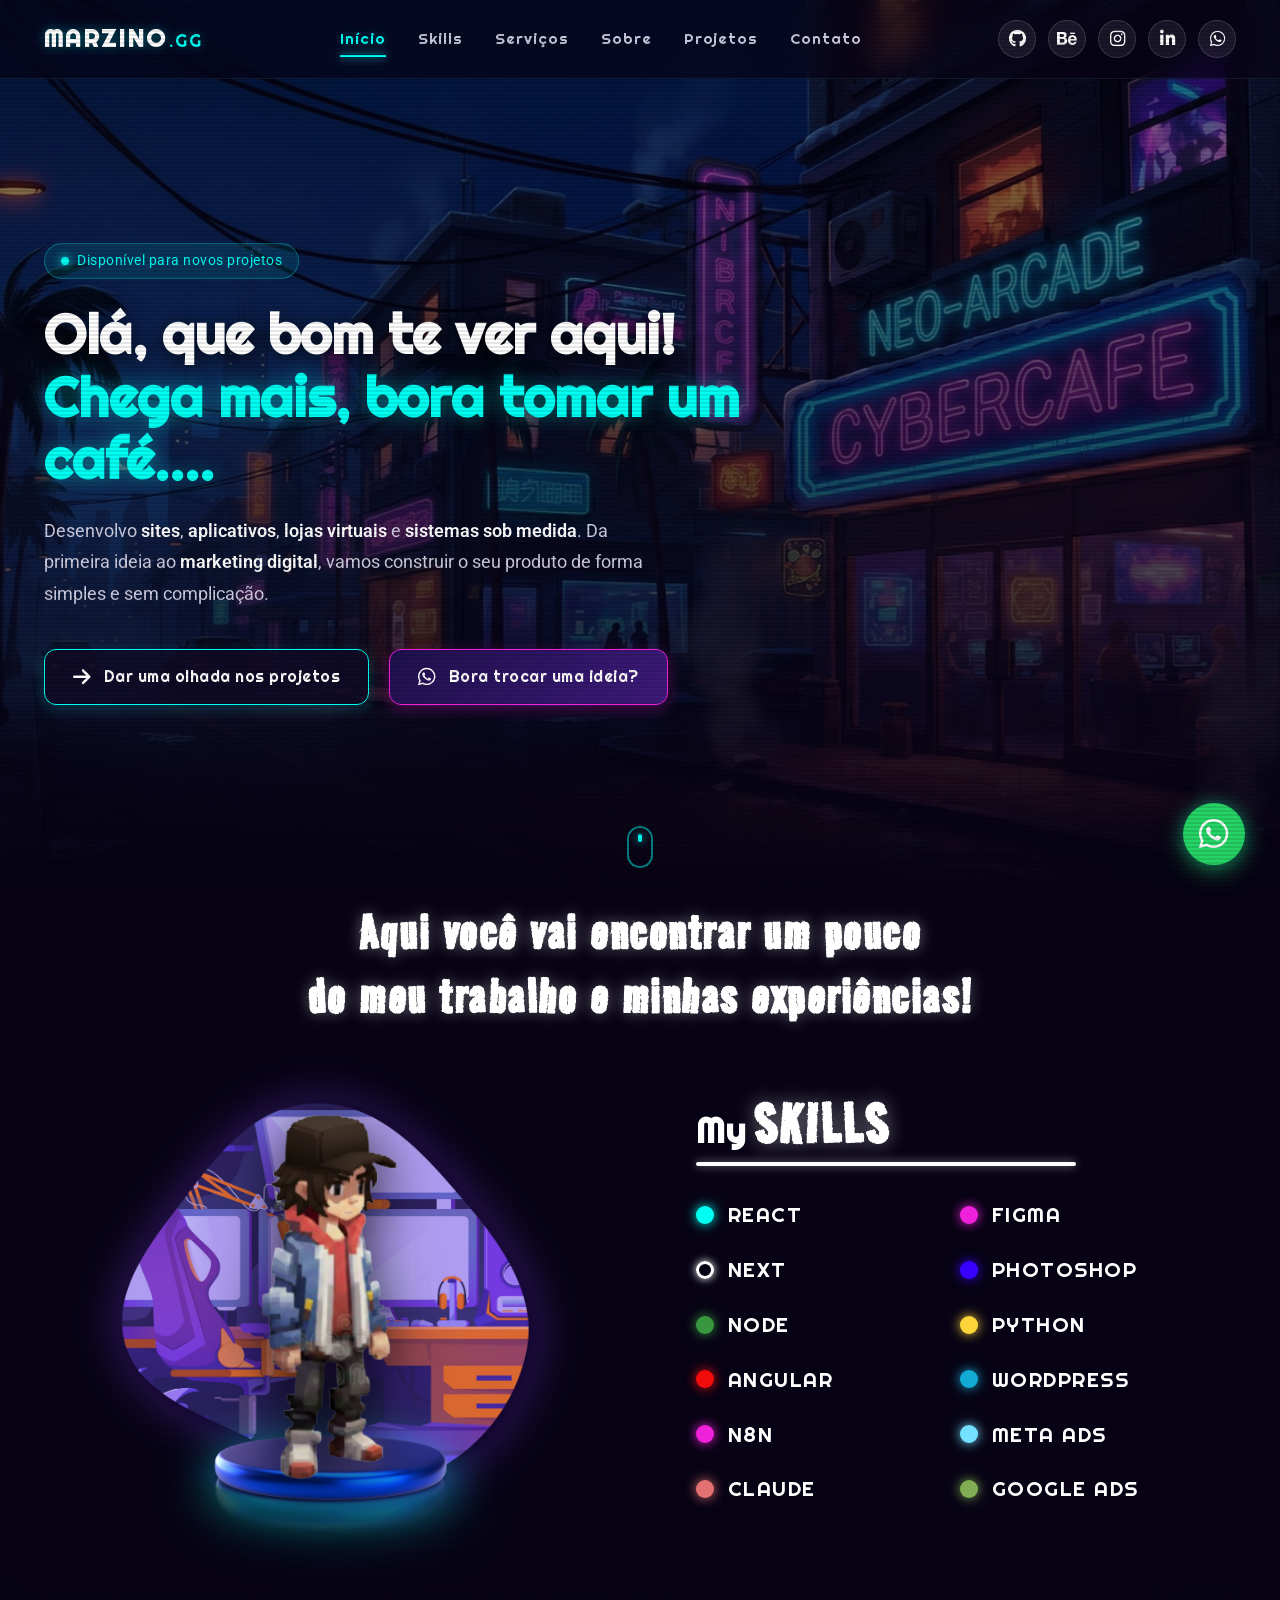
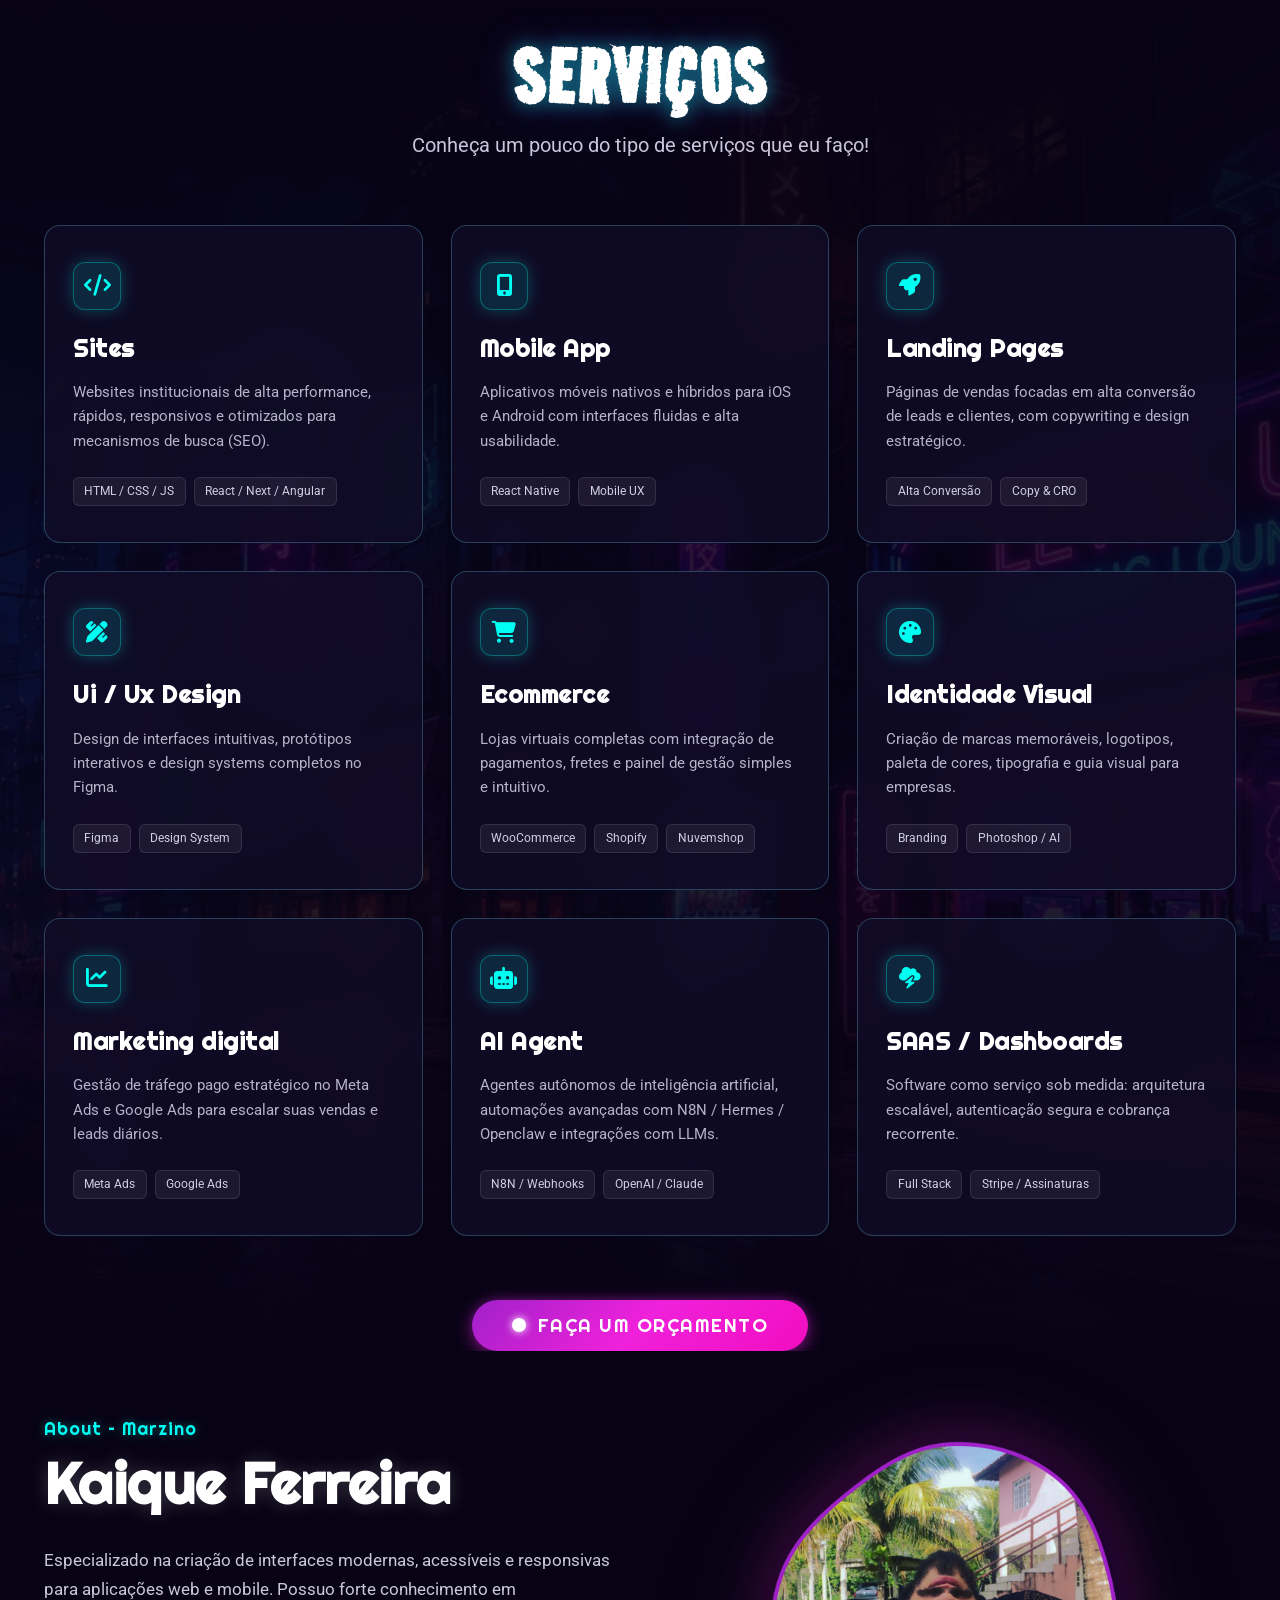
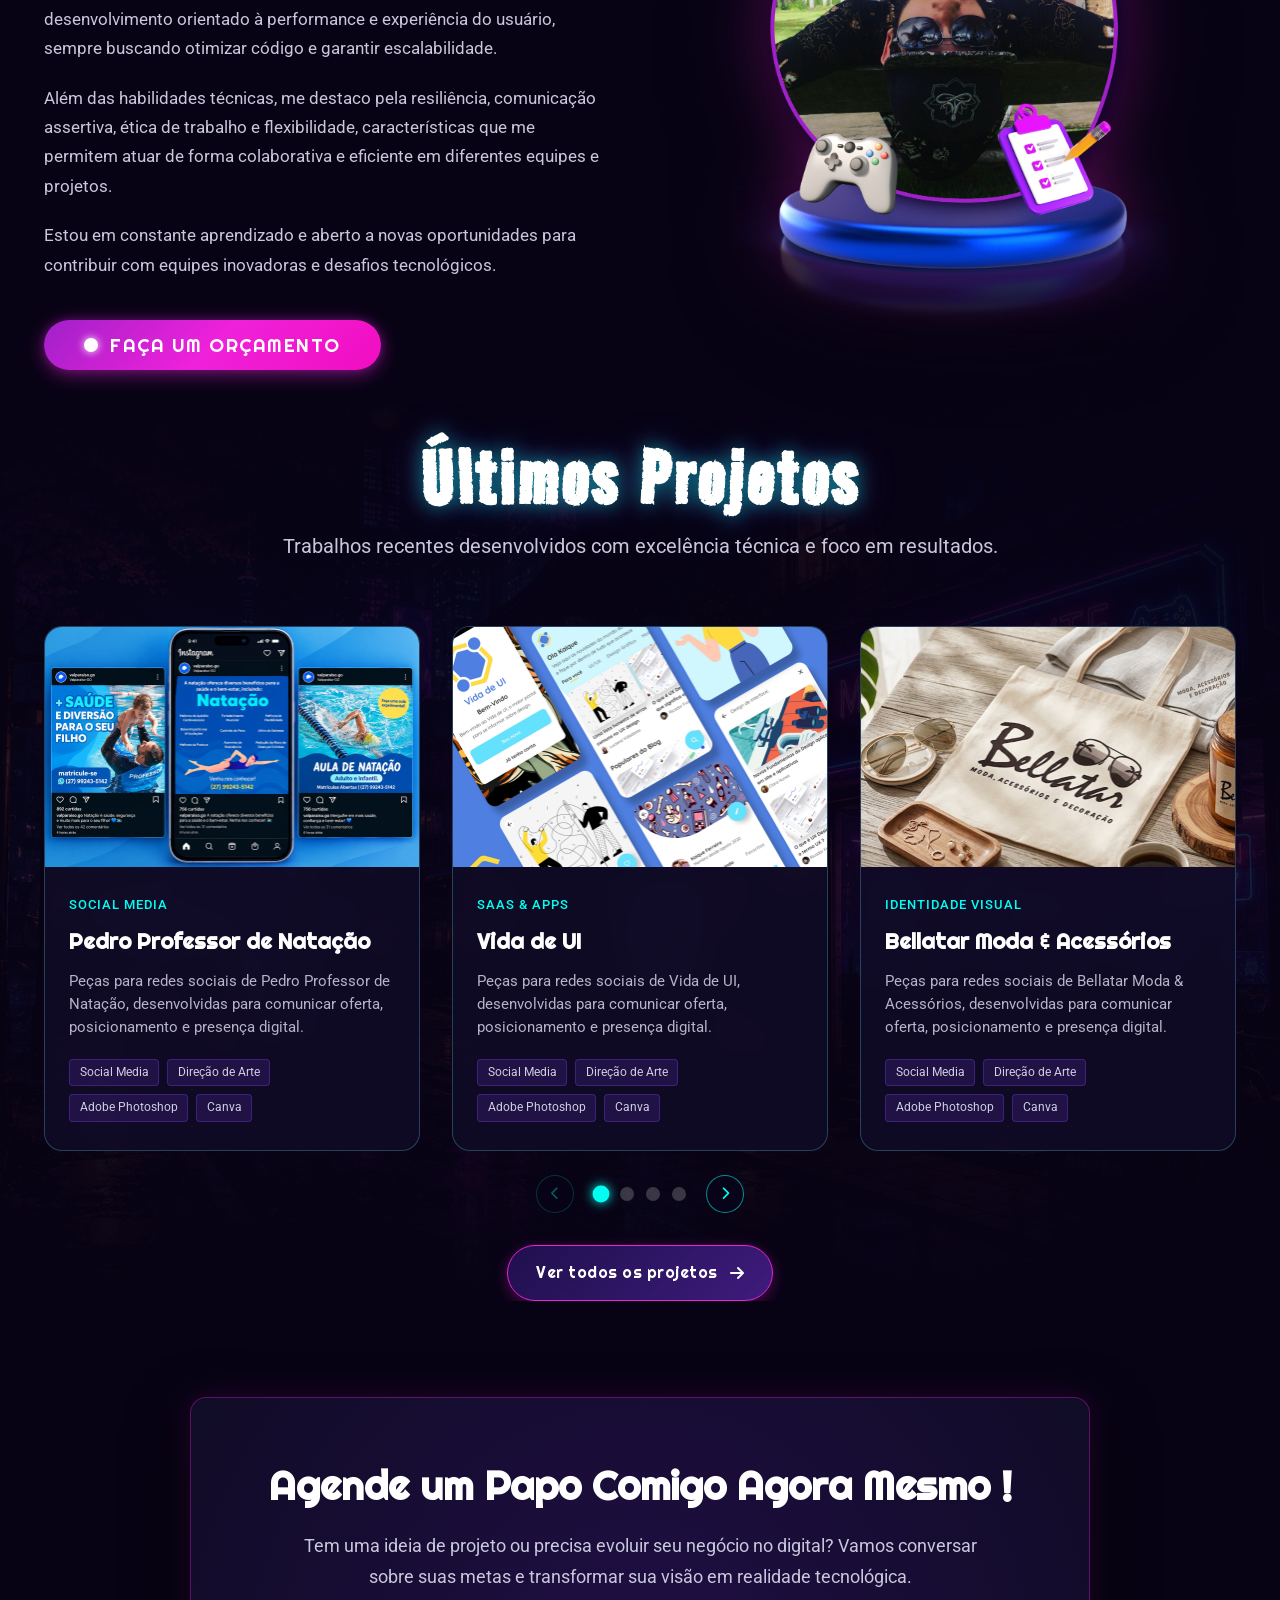
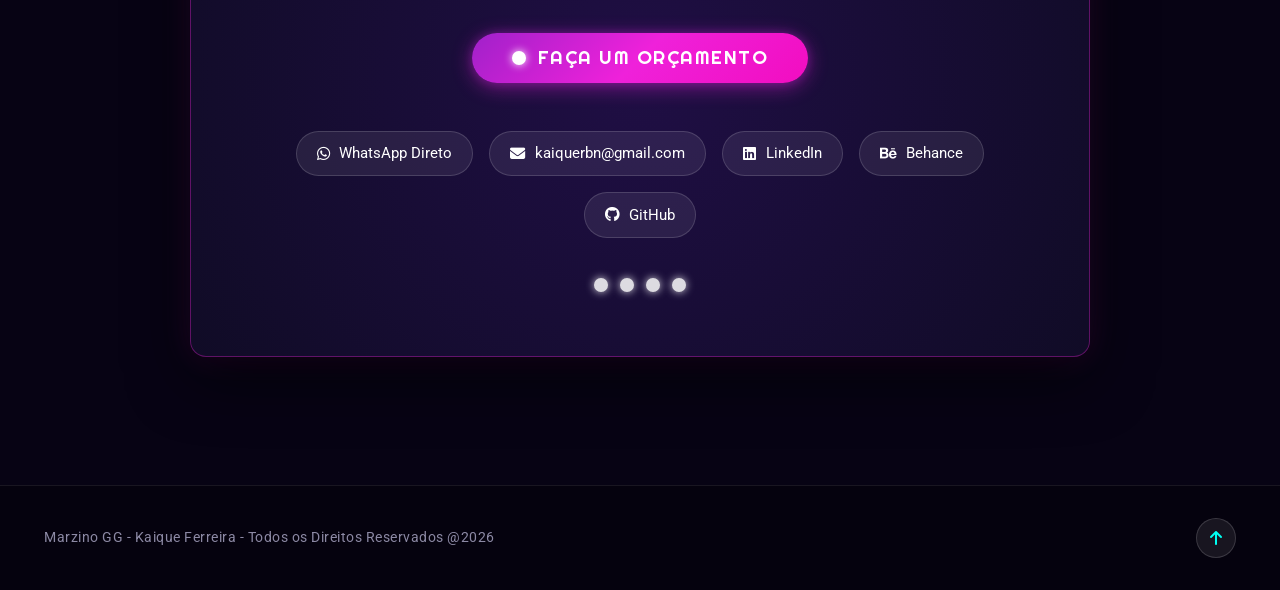
<file: index.html>
<!DOCTYPE html>
<html lang="pt-BR">

<head>
  <meta charset="UTF-8">
  <meta name="viewport" content="width=device-width, initial-scale=1.0">
  <title>Kaique Ferreira (Marzino) | Desenvolvedor Full Stack & UI/UX Designer</title>
  <meta name="description"
    content="Portfólio de Kaique Ferreira (Marzino). Desenvolvedor de sites, aplicativos, e-commerces, sistemas sob medida e UI/UX designer.">
  <meta name="keywords"
    content="Kaique Ferreira, Marzino, Desenvolvedor Web, Full Stack, React, Next.js, UI/UX, São Paulo, Portfólio">
  <meta name="author" content="Kaique Ferreira">

  <!-- Open Graph / WhatsApp / Facebook / LinkedIn -->
  <meta property="og:type" content="website">
  <meta property="og:title" content="Kaique Ferreira (Marzino) | Portfólio">
  <meta property="og:description"
    content="Desenvolvo sites, aplicativos, lojas virtuais e sistemas sob medida. Da primeira ideia ao produto final.">
  <meta property="og:url" content="https://kaiquemix.github.io/">
  <meta property="og:site_name" content="Kaique Ferreira (Marzino)">
  <meta property="og:locale" content="pt_BR">
  <meta property="og:image" content="https://kaiquemix.github.io/assets/favicon.png">
  <meta property="og:image:width" content="560">
  <meta property="og:image:height" content="488">
  <meta property="og:image:type" content="image/png">

  <!-- Twitter Specific Tags -->
  <meta name="twitter:card" content="summary_large_image">
  <meta name="twitter:title" content="Kaique Ferreira (Marzino) | Portfólio">
  <meta name="twitter:description"
    content="Desenvolvo sites, aplicativos, lojas virtuais e sistemas sob medida. Da primeira ideia ao produto final.">
  <meta name="twitter:image" content="https://kaiquemix.github.io/assets/favicon.png">


  <!-- Favicon -->
  <link rel="icon" type="image/png" href="assets/favicon.png">
  <link rel="shortcut icon" href="assets/favicon.png" type="image/png">
  <link rel="apple-touch-icon" href="assets/favicon.png">

  <!-- Google Fonts: Righteous, Road Rage, Roboto -->
  <link rel="preconnect" href="https://fonts.googleapis.com">
  <link rel="preconnect" href="https://fonts.gstatic.com" crossorigin>
  <link
    href="https://fonts.googleapis.com/css2?family=Righteous&family=Road+Rage&family=Roboto:wght@300;400;500;700;900&display=swap"
    rel="stylesheet">

  <!-- FontAwesome Icons -->
  <link rel="stylesheet" href="https://cdnjs.cloudflare.com/ajax/libs/font-awesome/6.5.1/css/all.min.css">

  <link rel="stylesheet" href="style.css">
</head>

<body class="cyber-theme">

  <!-- Ambient Glow Effects and Scanline -->
  <div class="scanlines" aria-hidden="true"></div>
  <div class="ambient-glow" aria-hidden="true"></div>

  <!-- HEADER / TOP NAVIGATION -->
  <header class="site-header" id="navbar">
    <div class="header-container">
      <a href="#hero" class="brand-logo">
        <span class="logo-accent">MARZINO</span><span class="logo-sub">.GG</span>
      </a>

      <nav class="nav-links" id="navLinks">
        <a href="#hero" class="nav-link active">Início</a>
        <a href="#skills" class="nav-link">Skills</a>
        <a href="#servicos" class="nav-link">Serviços</a>
        <a href="#sobre" class="nav-link">Sobre</a>
        <a href="projetos.html" class="nav-link">Projetos</a>
        <a href="#contato" class="nav-link">Contato</a>
      </nav>

      <!-- Social Media Links (as in Figma) -->
      <div class="social-header">
        <a href="https://github.com/kaiquemix" target="_blank" rel="noopener noreferrer" class="social-btn github"
          title="GitHub" aria-label="GitHub">
          <i class="fa-brands fa-github"></i>
        </a>
        <a href="https://www.behance.net/kaiquemix" target="_blank" rel="noopener noreferrer" class="social-btn behance"
          title="Behance" aria-label="Behance">
          <i class="fa-brands fa-behance"></i>
        </a>
        <a href="https://www.instagram.com/kaiquerbn/" target="_blank" rel="noopener noreferrer"
          class="social-btn instagram" title="Instagram" aria-label="Instagram">
          <i class="fa-brands fa-instagram"></i>
        </a>
        <a href="https://www.linkedin.com/in/kaiquemix/" target="_blank" rel="noopener noreferrer"
          class="social-btn linkedin" title="LinkedIn" aria-label="LinkedIn">
          <i class="fa-brands fa-linkedin-in"></i>
        </a>
        <a href="https://wa.me/5527997330865" target="_blank" rel="noopener noreferrer" class="social-btn whatsapp"
          title="WhatsApp" aria-label="WhatsApp">
          <i class="fa-brands fa-whatsapp"></i>
        </a>
      </div>

      <!-- Mobile Menu Toggle -->
      <button class="mobile-toggle" id="mobileToggle" aria-label="Abrir Menu">
        <span></span>
        <span></span>
        <span></span>
      </button>
    </div>
  </header>

  <main>
    <!-- SECTION 1: HERO SECTION -->
    <section class="hero-section" id="hero">
      <div class="hero-bg-layer" id="heroBg" style="background-image: url('assets/bg-hero.avif');"></div>
      <div class="hero-overlay"></div>

      <div class="container hero-content">
        <div class="hero-text-box" data-aos="fade-right">
          <div class="hero-badge">
            <span class="status-dot"></span> Disponível para novos projetos
          </div>

          <h1 class="hero-title">
            Olá, que bom te ver aqui! <br>
            <span class="highlight-cyan">Chega mais, bora tomar um café....</span>
          </h1>

          <p class="hero-description">
            Desenvolvo <strong>sites</strong>, <strong>aplicativos</strong>, <strong>lojas virtuais</strong> e
            <strong>sistemas sob medida</strong>. Da primeira ideia ao <strong>marketing digital</strong>, vamos
            construir o seu produto de forma simples e sem complicação.
          </p>

          <div class="hero-actions">
            <a href="projetos.html" class="btn btn-secondary btn-icon" id="btnProjects">
              <i class="fa-solid fa-arrow-right hero-btn-icon" aria-hidden="true"></i>
              <span>Dar uma olhada nos projetos</span>
            </a>

            <a href="https://wa.me/5527997330865?text=Ol%C3%A1%20Kaique,%20vi%20seu%20portf%C3%B3lio%20e%20gostaria%20de%20conversar!"
              target="_blank" rel="noopener noreferrer" class="btn btn-primary btn-icon btn-glow" id="btnWhatsapp">
              <i class="fa-brands fa-whatsapp hero-btn-icon" aria-hidden="true"></i>
              <span>Bora trocar uma ideia?</span>
            </a>
          </div>
        </div>
      </div>

      <div class="hero-scroll-indicator">
        <a href="#skills" aria-label="Rolar para baixo">
          <div class="mouse">
            <div class="wheel"></div>
          </div>
        </a>
      </div>
    </section>

    <!-- SECTION 2: SKILLS SECTION -->
    <section class="skills-section" id="skills">
      <div class="container">

        <div class="skills-header" data-aos="fade-up">
          <h2 class="skills-main-tagline">
            Aqui você vai encontrar um pouco <br>
            do meu trabalho e minhas experiências!
          </h2>
        </div>

        <div class="skills-showcase-grid">

          <!-- Character & Pedestal 3D Element Stage -->
          <div class="character-wrapper" data-aos="zoom-in">
            <div class="skills-visual-stage">
              <img src="assets/arch-skills-clean.avif" alt="Portal Neon" class="stage-arch">
              <img src="assets/pedestal-blue-clean.avif" alt="Pedestal Neon 3D" class="stage-pedestal">
              <img src="assets/character-pixel-clean.avif" alt="Avatar Kaique 3D Pixel"
                class="stage-character float-centered">
            </div>
          </div>

          <!-- Skills List with Glowing Cyber Bullets (Exact from Figma) -->
          <div class="skills-list-container" data-aos="fade-left">
            <div class="skills-title-wrapper">
              <h3 class="skills-main-title">
                <span class="title-my">My</span> <span class="title-skills">SKILLS</span>
              </h3>
              <div class="skills-white-line"></div>
            </div>

            <div class="skills-dual-columns">
              <!-- Column 1: Tech & Dev -->
              <ul class="skills-column">
                <li class="skill-item">
                  <span class="skill-bullet dot-cyan"></span>
                  <span class="skill-name">REACT</span>
                </li>
                <li class="skill-item">
                  <span class="skill-bullet dot-white-ring"></span>
                  <span class="skill-name">NEXT</span>
                </li>
                <li class="skill-item">
                  <span class="skill-bullet dot-green"></span>
                  <span class="skill-name">NODE</span>
                </li>
                <li class="skill-item">
                  <span class="skill-bullet dot-red"></span>
                  <span class="skill-name">ANGULAR</span>
                </li>
                <li class="skill-item">
                  <span class="skill-bullet dot-magenta"></span>
                  <span class="skill-name">N8N</span>
                </li>
                <li class="skill-item">
                  <span class="skill-bullet dot-salmon"></span>
                  <span class="skill-name">CLAUDE</span>
                </li>
              </ul>

              <!-- Column 2: Design & Marketing -->
              <ul class="skills-column">
                <li class="skill-item">
                  <span class="skill-bullet dot-magenta"></span>
                  <span class="skill-name">FIGMA</span>
                </li>
                <li class="skill-item">
                  <span class="skill-bullet dot-blue"></span>
                  <span class="skill-name">PHOTOSHOP</span>
                </li>
                <li class="skill-item">
                  <span class="skill-bullet dot-yellow"></span>
                  <span class="skill-name">PYTHON</span>
                </li>
                <li class="skill-item">
                  <span class="skill-bullet dot-cyan-light"></span>
                  <span class="skill-name">WORDPRESS</span>
                </li>
                <li class="skill-item">
                  <span class="skill-bullet dot-sky"></span>
                  <span class="skill-name">META ADS</span>
                </li>
                <li class="skill-item">
                  <span class="skill-bullet dot-olive"></span>
                  <span class="skill-name">GOOGLE ADS</span>
                </li>
              </ul>
            </div>

          </div>

        </div>

      </div>
    </section>

    <!-- SECTION 3: SERVICES SECTION -->
    <section class="services-section" id="servicos">
      <div class="services-bg-layer" style="background-image: url('assets/bg-services.avif');"></div>
      <div class="services-overlay"></div>

      <div class="container services-container">

        <div class="section-title-center" data-aos="fade-up">
          <h2 class="title-roadrage">SERVIÇOS</h2>
          <p class="subtitle-roboto">Conheça um pouco do tipo de serviços que eu faço!</p>
        </div>

        <!-- 9 Services Grid (From Figma) -->
        <div class="services-grid">

          <!-- 1. Sites -->
          <div class="service-card glass-cyber" data-aos="fade-up" data-aos-delay="50">
            <div class="card-glow-border"></div>
            <div class="service-icon"><i class="fa-solid fa-code"></i></div>
            <h3 class="service-title">Sites</h3>
            <p class="service-desc">Websites institucionais de alta performance, rápidos, responsivos e otimizados para
              mecanismos de busca (SEO).</p>
            <div class="service-footer">
              <span class="tag">HTML / CSS / JS</span>
              <span class="tag">React / Next / Angular</span>
            </div>
          </div>

          <!-- 2. Mobile App -->
          <div class="service-card glass-cyber" data-aos="fade-up" data-aos-delay="100">
            <div class="card-glow-border"></div>
            <div class="service-icon"><i class="fa-solid fa-mobile-screen-button"></i></div>
            <h3 class="service-title">Mobile App</h3>
            <p class="service-desc">Aplicativos móveis nativos e híbridos para iOS e Android com interfaces fluidas e
              alta usabilidade.</p>
            <div class="service-footer">
              <span class="tag">React Native</span>
              <span class="tag">Mobile UX</span>
            </div>
          </div>

          <!-- 3. Landing Pages -->
          <div class="service-card glass-cyber" data-aos="fade-up" data-aos-delay="150">
            <div class="card-glow-border"></div>
            <div class="service-icon"><i class="fa-solid fa-rocket"></i></div>
            <h3 class="service-title">Landing Pages</h3>
            <p class="service-desc">Páginas de vendas focadas em alta conversão de leads e clientes, com copywriting e
              design estratégico.</p>
            <div class="service-footer">
              <span class="tag">Alta Conversão</span>
              <span class="tag">Copy & CRO</span>
            </div>
          </div>

          <!-- 4. UI / UX Design -->
          <div class="service-card glass-cyber" data-aos="fade-up" data-aos-delay="200">
            <div class="card-glow-border"></div>
            <div class="service-icon"><i class="fa-solid fa-pen-ruler"></i></div>
            <h3 class="service-title">Ui / Ux Design</h3>
            <p class="service-desc">Design de interfaces intuitivas, protótipos interativos e design systems completos
              no Figma.</p>
            <div class="service-footer">
              <span class="tag">Figma</span>
              <span class="tag">Design System</span>
            </div>
          </div>

          <!-- 5. Ecommerce -->
          <div class="service-card glass-cyber" data-aos="fade-up" data-aos-delay="250">
            <div class="card-glow-border"></div>
            <div class="service-icon"><i class="fa-solid fa-cart-shopping"></i></div>
            <h3 class="service-title">Ecommerce</h3>
            <p class="service-desc">Lojas virtuais completas com integração de pagamentos, fretes e painel de gestão
              simples e intuitivo.</p>
            <div class="service-footer">
              <span class="tag">WooCommerce</span>
              <span class="tag">Shopify</span>
              <span class="tag">Nuvemshop</span>
            </div>
          </div>

          <!-- 6. Identidade Visual -->
          <div class="service-card glass-cyber" data-aos="fade-up" data-aos-delay="300">
            <div class="card-glow-border"></div>
            <div class="service-icon"><i class="fa-solid fa-palette"></i></div>
            <h3 class="service-title">Identidade Visual</h3>
            <p class="service-desc">Criação de marcas memoráveis, logotipos, paleta de cores, tipografia e guia visual
              para empresas.</p>
            <div class="service-footer">
              <span class="tag">Branding</span>
              <span class="tag">Photoshop / AI</span>
            </div>
          </div>

          <!-- 7. Marketing Digital -->
          <div class="service-card glass-cyber" data-aos="fade-up" data-aos-delay="350">
            <div class="card-glow-border"></div>
            <div class="service-icon"><i class="fa-solid fa-chart-line"></i></div>
            <h3 class="service-title">Marketing digital</h3>
            <p class="service-desc">Gestão de tráfego pago estratégico no Meta Ads e Google Ads para escalar suas vendas
              e leads diários.</p>
            <div class="service-footer">
              <span class="tag">Meta Ads</span>
              <span class="tag">Google Ads</span>
            </div>
          </div>

          <!-- 8. AI Agent -->
          <div class="service-card glass-cyber" data-aos="fade-up" data-aos-delay="400">
            <div class="card-glow-border"></div>
            <div class="service-icon"><i class="fa-solid fa-robot"></i></div>
            <h3 class="service-title">AI Agent</h3>
            <p class="service-desc">Agentes autônomos de inteligência artificial, automações avançadas com N8N / Hermes
              / Openclaw e integrações com LLMs.</p>
            <div class="service-footer">
              <span class="tag">N8N / Webhooks</span>
              <span class="tag">OpenAI / Claude</span>
            </div>
          </div>

          <!-- 9. SaaS / Dashboards -->
          <div class="service-card glass-cyber" data-aos="fade-up" data-aos-delay="450">
            <div class="card-glow-border"></div>
            <div class="service-icon"><i class="fa-solid fa-cloud-bolt"></i></div>
            <h3 class="service-title">SAAS / Dashboards</h3>
            <p class="service-desc">Software como serviço sob medida: arquitetura escalável, autenticação segura e
              cobrança recorrente.</p>
            <div class="service-footer">
              <span class="tag">Full Stack</span>
              <span class="tag">Stripe / Assinaturas</span>
            </div>
          </div>

        </div>

        <!-- Section CTA Button (Exact from Figma) -->
        <div class="section-center-btn" data-aos="zoom-in">
          <button class="btn-figma-quote open-budget-modal" id="btnServiceBudget">
            <span class="btn-dot"></span>
            <span>FAÇA UM ORÇAMENTO</span>
          </button>
        </div>

      </div>
    </section>

    <!-- SECTION 4: ABOUT ME (ABOUT - MARZINO) -->
    <section class="about-section" id="sobre">
      <div class="container">
        <div class="about-grid">

          <!-- Text and Bio Content (Exact from Figma) -->
          <div class="about-content" data-aos="fade-right">
            <span class="about-tag">About – Marzino</span>
            <h2 class="about-title">Kaique Ferreira</h2>

            <div class="about-bio">
              <p>
                Especializado na criação de interfaces modernas, acessíveis e responsivas para aplicações web e mobile.
                Possuo forte conhecimento em desenvolvimento orientado à performance e experiência do usuário, sempre
                buscando otimizar código e garantir escalabilidade.
              </p>
              <p>
                Além das habilidades técnicas, me destaco pela resiliência, comunicação assertiva, ética de trabalho e
                flexibilidade, características que me permitem atuar de forma colaborativa e eficiente em diferentes
                equipes e projetos.
              </p>
              <p>
                Estou em constante aprendizado e aberto a novas oportunidades para contribuir com equipes inovadoras e
                desafios tecnológicos.
              </p>
            </div>

            <div class="about-action">
              <button class="btn-figma-quote open-budget-modal" id="btnAboutBudget">
                <span class="btn-dot"></span>
                <span>FAÇA UM ORÇAMENTO</span>
              </button>
            </div>
          </div>

          <!-- Stylized Visual Composite: Kaique photo + 3D podium + Joystick + Checklist -->
          <div class="about-visual" data-aos="fade-left">
            <div class="about-avatar-container">
              <img src="assets/about-avatar-composite.avif" alt="Kaique Ferreira - Foto e Elementos 3D"
                class="about-composite-img float-standard">
            </div>
          </div>

        </div>
      </div>
    </section>

    <!-- SECTION 5: PROJECTS SHOWCASE (ÚLTIMOS PROJETOS) -->
    <section class="projects-section" id="projetos">
      <div class="projects-bg-layer" style="background-image: url('assets/bg-projects.avif');"></div>
      <div class="projects-overlay"></div>

      <div class="container projects-container">

        <div class="section-title-center" data-aos="fade-up">
          <h2 class="title-roadrage">Últimos Projetos</h2>
          <p class="subtitle-roboto">Trabalhos recentes desenvolvidos com excelência técnica e foco em resultados.</p>
        </div>

        <!-- Projects Grid Showcase -->
        <div class="projects-grid" id="projectsGrid">

        </div>

        <!-- Carousel Pagination Dots (From Figma) -->
        <div class="carousel-navigation" aria-label="Navegação dos projetos">
          <button class="carousel-arrow" id="carouselPrev" type="button" aria-label="Projetos anteriores">
            <i class="fa-solid fa-chevron-left" aria-hidden="true"></i>
          </button>
          <div class="carousel-dots-wrapper">
            <!-- Os pontos são criados dinamicamente pelo script.js. -->
          </div>
          <button class="carousel-arrow" id="carouselNext" type="button" aria-label="Próximos projetos">
            <i class="fa-solid fa-chevron-right" aria-hidden="true"></i>
          </button>
        </div>

        <div class="home-projects-cta">
          <a href="projetos.html" class="btn btn-primary">
            Ver todos os projetos <i class="fa-solid fa-arrow-right" aria-hidden="true"></i>
          </a>
        </div>

      </div>
    </section>

    <!-- SECTION 6: CONTACT & CTA (AGENDE UM PAPO COMIGO) -->
    <section class="contact-section" id="contato">
      <div class="container contact-container">

        <div class="contact-card glass-cyber" data-aos="zoom-in">

          <h2 class="contact-main-heading">
            Agende um Papo Comigo Agora Mesmo !
          </h2>

          <p class="contact-subtext">
            Tem uma ideia de projeto ou precisa evoluir seu negócio no digital? Vamos conversar sobre suas metas e
            transformar sua visão em realidade tecnológica.
          </p>

          <div class="contact-cta-wrapper">
            <button class="btn-figma-quote open-budget-modal pulse-animation" id="btnFooterBudget">
              <span class="btn-dot"></span>
              <span>FAÇA UM ORÇAMENTO</span>
            </button>
          </div>

          <!-- Social Indicators / Contact Badges -->
          <div class="contact-social-pills">
            <a href="https://wa.me/5527997330865" target="_blank" rel="noopener noreferrer" class="pill-link whatsapp">
              <i class="fa-brands fa-whatsapp"></i> WhatsApp Direto
            </a>
            <a href="mailto:kaiquerbn@gmail.com" class="pill-link email">
              <i class="fa-solid fa-envelope"></i> kaiquerbn@gmail.com
            </a>
            <a href="https://www.linkedin.com/in/kaiquemix/" target="_blank" rel="noopener noreferrer"
              class="pill-link linkedin">
              <i class="fa-brands fa-linkedin"></i> LinkedIn
            </a>
            <a href="https://www.behance.net/kaiquemix" target="_blank" rel="noopener noreferrer"
              class="pill-link behance">
              <i class="fa-brands fa-behance"></i> Behance
            </a>
            <a href="https://github.com/kaiquemix" target="_blank" rel="noopener noreferrer" class="pill-link github">
              <i class="fa-brands fa-github"></i> GitHub
            </a>
          </div>

          <!-- Bottom Ellipse Dots (From Figma) -->
          <div class="footer-dots">
            <span></span>
            <span></span>
            <span></span>
            <span></span>
          </div>

        </div>

      </div>
    </section>
  </main>

  <!-- FOOTER -->
  <footer class="site-footer">
    <div class="container footer-content">
      <p class="copyright-text">
        Marzino GG - Kaique Ferreira - Todos os Direitos Reservados @2026
      </p>
      <div class="footer-back-to-top">
        <a href="#hero" aria-label="Voltar ao topo"><i class="fa-solid fa-arrow-up"></i></a>
      </div>
    </div>
  </footer>

  <!-- MODAL: FAÇA UM ORÇAMENTO -->
  <div class="budget-modal-backdrop" id="budgetModal">
    <div class="budget-modal-card glass-cyber">
      <button class="modal-close-btn" id="closeModalBtn" aria-label="Fechar modal">&times;</button>

      <div class="modal-header">
        <span class="modal-badge">Orçamento Rápido</span>
        <h3 class="modal-title">Vamos dar vida ao seu projeto!</h3>
        <p class="modal-subtitle">Preencha os dados abaixo e entrarei em contato em até 24 horas.</p>
      </div>

      <form id="budgetForm" class="budget-form">
        <div class="form-group">
          <label for="clientName">Seu Nome / Empresa *</label>
          <input type="text" id="clientName" name="name" placeholder="Ex: João Silva ou Minha Empresa" required>
        </div>

        <div class="form-row">
          <div class="form-group">
            <label for="clientWhatsapp">WhatsApp *</label>
            <input type="tel" id="clientWhatsapp" name="whatsapp" placeholder="(11) 99999-9999" required>
          </div>
          <div class="form-group">
            <label for="clientEmail">E-mail *</label>
            <input type="email" id="clientEmail" name="email" placeholder="seuemail@exemplo.com" required>
          </div>
        </div>

        <div class="form-group">
          <label for="serviceType">Tipo de Serviço Principal *</label>
          <select id="serviceType" name="service" required>
            <option value="" disabled selected>Selecione um serviço</option>
            <option value="Criação de Site Institucional">Criação de Site Institucional</option>
            <option value="Landing Page de Alta Conversão">Landing Page de Alta Conversão</option>
            <option value="Aplicativo Mobile (iOS / Android)">Aplicativo Mobile (iOS / Android)</option>
            <option value="Loja Virtual / E-commerce">Loja Virtual / E-commerce</option>
            <option value="UI / UX Design & Protótipo">UI / UX Design & Protótipo</option>
            <option value="Identidade Visual & Branding">Identidade Visual & Branding</option>
            <option value="Gestão de Tráfego / Marketing">Gestão de Tráfego / Marketing</option>
            <option value="Agente AI / Automações (N8N / Hermes / Openclaw)">Agente AI / Automações (N8N / Hermes /
              Openclaw)</option>
            <option value="SAAS / Dashboards">SAAS / Dashboards</option>
            <option value="Outro / Consultoria">Outro / Consultoria</option>
          </select>
        </div>

        <div class="form-group">
          <label for="projectDetails">Conte mais sobre a sua ideia / projeto</label>
          <textarea id="projectDetails" name="details" rows="3"
            placeholder="Fale brevemente sobre seus objetivos, prazos ou referências..."></textarea>
        </div>

        <div class="modal-actions">
          <button type="submit" class="btn-submit-whatsapp">
            <i class="fa-brands fa-whatsapp"></i> Enviar Mensagem via WhatsApp
          </button>
        </div>
      </form>
    </div>
  </div>

  <!-- MODAL: PROJECT DETAILS -->
  <div class="project-modal-backdrop" id="projectModal">
    <div class="project-modal-card glass-cyber">
      <button class="modal-close-btn" id="closeProjectModalBtn" aria-label="Fechar">&times;</button>
      <div class="project-modal-body" id="projectModalBody">
        <!-- Injected via JavaScript -->
      </div>
    </div>
  </div>

  <!-- Floating WhatsApp Button -->
  <a href="https://wa.me/5527997330865?text=Ol%C3%A1%20Kaique,%20vi%20seu%20portf%C3%B3lio%20e%20gostaria%20de%20conversar!"
    target="_blank" rel="noopener noreferrer" class="floating-whatsapp-btn" aria-label="Conversar no WhatsApp"
    title="Conversar no WhatsApp">
    <i class="fa-brands fa-whatsapp"></i>
    <span class="whatsapp-tooltip">Bora trocar uma ideia?</span>
  </a>

  <script src="script.js"></script>
</body>

</html>
</file>
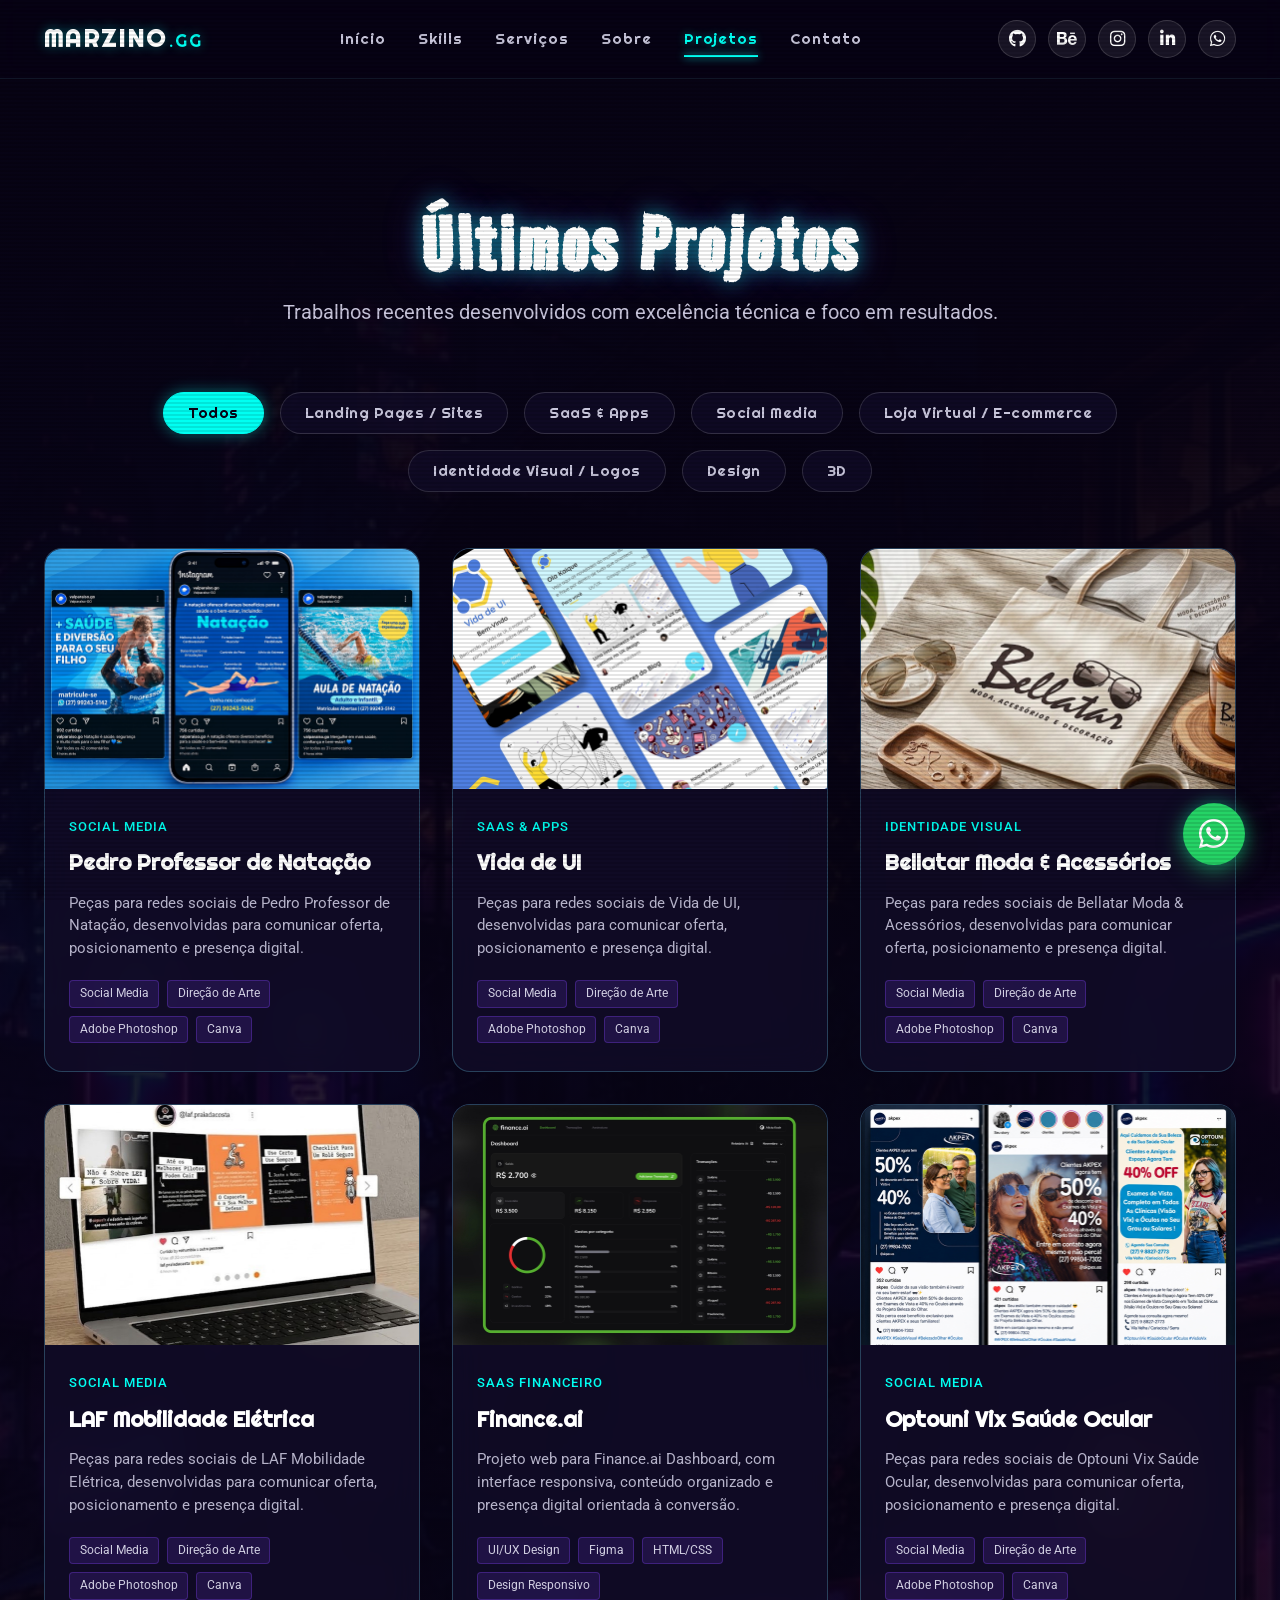
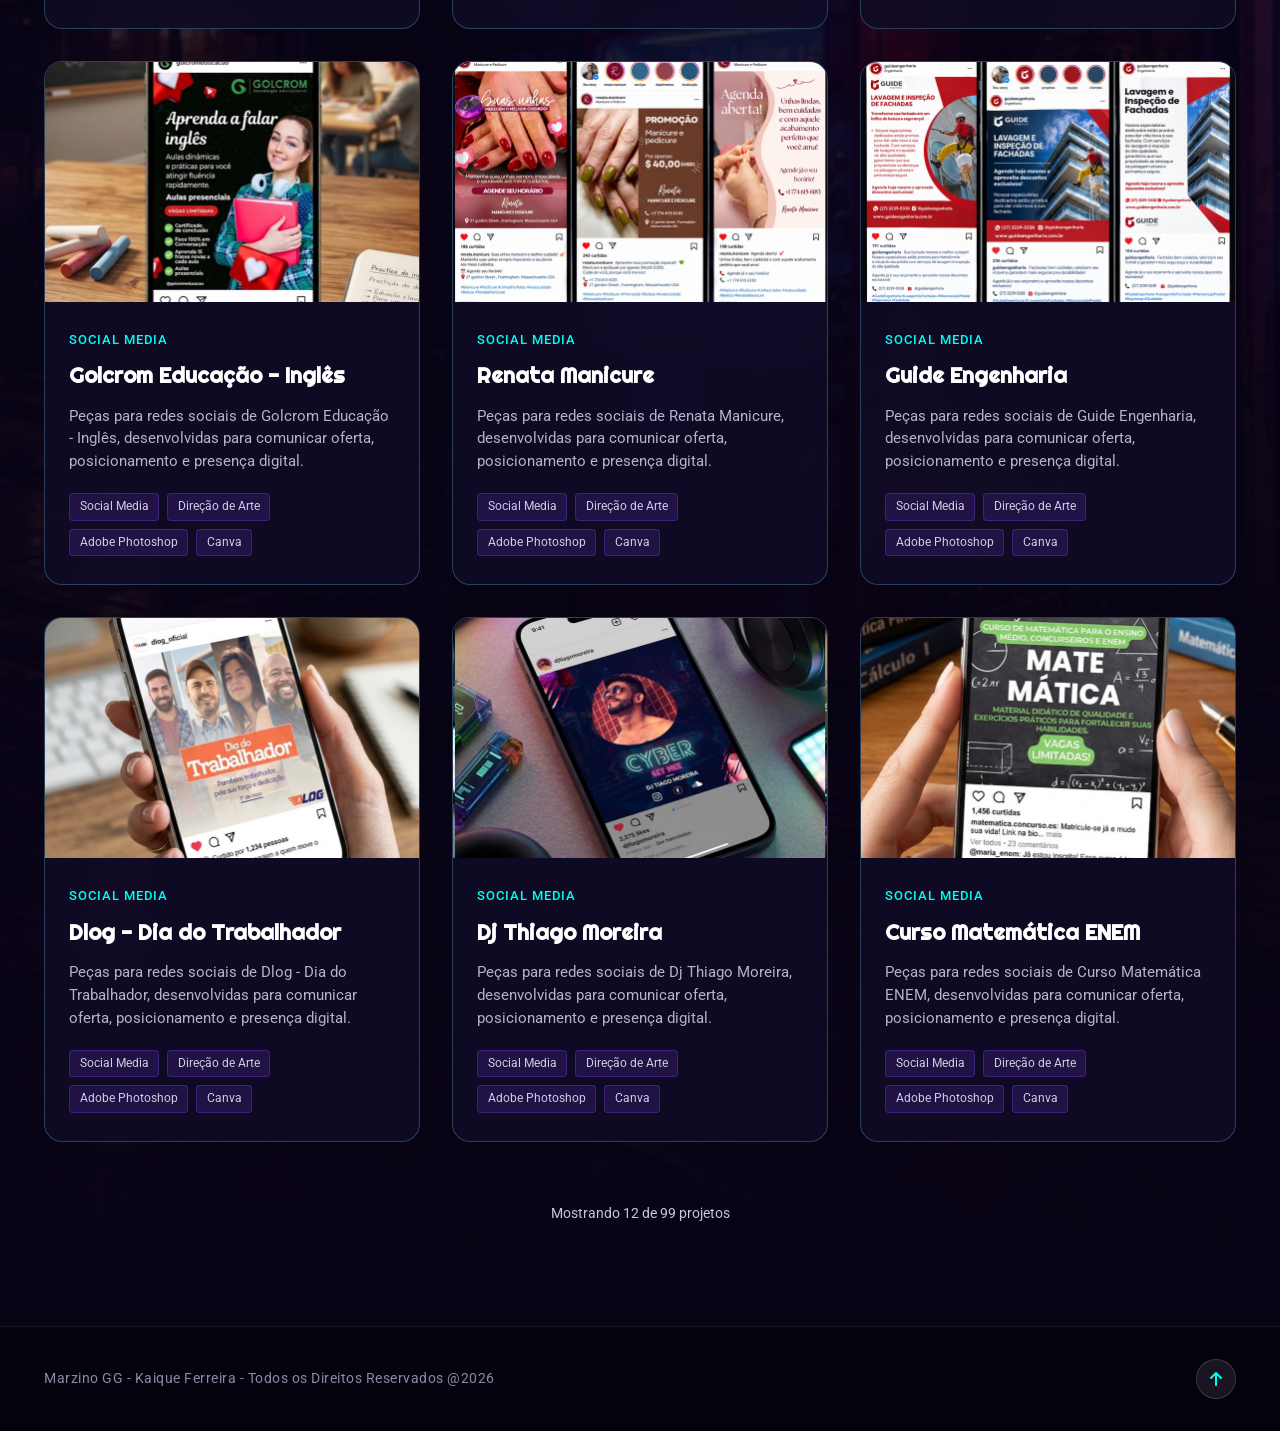
<file: projetos.html>
<!DOCTYPE html>
<html lang="pt-BR">
<head>
  <meta charset="UTF-8">
  <meta name="viewport" content="width=device-width, initial-scale=1.0">
  <title>Projetos | Kaique Ferreira (Marzino) - Portfólio</title>
  <meta name="description" content="Confira os últimos projetos desenvolvidos por Kaique Ferreira (Marzino). Sites, aplicativos, e-commerces, sistemas e UI/UX design.">
  <meta name="keywords" content="Kaique Ferreira, Marzino, Projetos, Full Stack, React, Next.js, UI/UX, Portfólio">
  <meta name="author" content="Kaique Ferreira">
  
  <!-- Open Graph / Meta Social -->
  <meta property="og:type" content="website">
  <meta property="og:title" content="Projetos | Kaique Ferreira (Marzino)">
  <meta property="og:description" content="Trabalhos recentes desenvolvidos com excelência técnica e foco em resultados.">
  <meta property="og:image" content="assets/favicon.png">
  
  <!-- Favicon -->
  <link rel="icon" type="image/png" href="assets/favicon.png">
  <link rel="shortcut icon" href="assets/favicon.png" type="image/png">
  <link rel="apple-touch-icon" href="assets/favicon.png">

  <!-- Google Fonts: Righteous, Road Rage, Roboto -->
  <link rel="preconnect" href="https://fonts.googleapis.com">
  <link rel="preconnect" href="https://fonts.gstatic.com" crossorigin>
  <link href="https://fonts.googleapis.com/css2?family=Righteous&family=Road+Rage&family=Roboto:wght@300;400;500;700;900&display=swap" rel="stylesheet">
  
  <!-- FontAwesome Icons -->
  <link rel="stylesheet" href="https://cdnjs.cloudflare.com/ajax/libs/font-awesome/6.5.1/css/all.min.css">
  
  <link rel="stylesheet" href="style.css">
</head>
<body class="cyber-theme">

  <!-- Ambient Glow Effects and Scanline -->
  <div class="scanlines" aria-hidden="true"></div>
  <div class="ambient-glow" aria-hidden="true"></div>

  <!-- HEADER / TOP NAVIGATION -->
  <header class="site-header" id="navbar">
    <div class="header-container">
      <a href="index.html" class="brand-logo">
        <span class="logo-accent">MARZINO</span><span class="logo-sub">.GG</span>
      </a>

      <nav class="nav-links" id="navLinks">
        <a href="index.html#hero" class="nav-link">Início</a>
        <a href="index.html#skills" class="nav-link">Skills</a>
        <a href="index.html#servicos" class="nav-link">Serviços</a>
        <a href="index.html#sobre" class="nav-link">Sobre</a>
        <a href="projetos.html" class="nav-link active">Projetos</a>
        <a href="index.html#contato" class="nav-link">Contato</a>
      </nav>

      <!-- Social Media Links -->
      <div class="social-header">
        <a href="https://github.com/kaiquemix" target="_blank" rel="noopener noreferrer" class="social-btn github" title="GitHub" aria-label="GitHub">
          <i class="fa-brands fa-github"></i>
        </a>
        <a href="https://www.behance.net/kaiquemix" target="_blank" rel="noopener noreferrer" class="social-btn behance" title="Behance" aria-label="Behance">
          <i class="fa-brands fa-behance"></i>
        </a>
        <a href="https://www.instagram.com/kaiquerbn/" target="_blank" rel="noopener noreferrer" class="social-btn instagram" title="Instagram" aria-label="Instagram">
          <i class="fa-brands fa-instagram"></i>
        </a>
        <a href="https://www.linkedin.com/in/kaiquemix/" target="_blank" rel="noopener noreferrer" class="social-btn linkedin" title="LinkedIn" aria-label="LinkedIn">
          <i class="fa-brands fa-linkedin-in"></i>
        </a>
        <a href="https://wa.me/5527997330865" target="_blank" rel="noopener noreferrer" class="social-btn whatsapp" title="WhatsApp" aria-label="WhatsApp">
          <i class="fa-brands fa-whatsapp"></i>
        </a>
      </div>

      <!-- Mobile Menu Toggle -->
      <button class="mobile-toggle" id="mobileToggle" aria-label="Abrir Menu">
        <span></span>
        <span></span>
        <span></span>
      </button>
    </div>
  </header>

  <main>
    <!-- SECTION: TODOS OS PROJETOS (GRADE COMPLETA) -->
    <section class="projects-page-section" id="projetos">
      <div class="projects-bg-layer" style="background-image: url('assets/bg-projects.avif');"></div>
      <div class="projects-overlay"></div>

      <div class="container projects-container">
        
        <div class="section-title-center" data-aos="fade-up">
          <h1 class="title-roadrage">Últimos Projetos</h1>
          <p class="subtitle-roboto">Trabalhos recentes desenvolvidos com excelência técnica e foco em resultados.</p>
        </div>

        <!-- Filter tabs for projects -->
        <div class="project-filters" data-aos="fade-up">
          <button class="filter-btn active" data-filter="all">Todos</button>
          <button class="filter-btn" data-filter="landing-sites">Landing Pages / Sites</button>
          <button class="filter-btn" data-filter="saas-apps">SaaS & Apps</button>
          <button class="filter-btn" data-filter="social-media">Social Media</button>
          <button class="filter-btn" data-filter="loja-virtual">Loja Virtual / E-commerce</button>
          <button class="filter-btn" data-filter="identidade-visual">Identidade Visual / Logos</button>
          <button class="filter-btn" data-filter="design">Design</button>
          <button class="filter-btn" data-filter="3d">3D</button>
        </div>

        <!-- Projects Grid Showcase (Full Grid dynamically populated from projects.json) -->
        <div class="projects-grid" id="projectsGrid">
          <!-- Carregado dinamicamente via script.js a partir do projects.json -->
        </div>
        <div class="projects-load-more" id="projectsLoadMore" aria-live="polite">
          <span id="projectsLoadStatus"></span>
        </div>

      </div>
    </section>
  </main>

  <!-- FOOTER -->
  <footer class="site-footer">
    <div class="container footer-content">
      <p class="copyright-text">
        Marzino GG - Kaique Ferreira - Todos os Direitos Reservados @2026
      </p>
      <div class="footer-back-to-top">
        <a href="#navbar" aria-label="Voltar ao topo"><i class="fa-solid fa-arrow-up"></i></a>
      </div>
    </div>
  </footer>

  <!-- MODAL: FAÇA UM ORÇAMENTO -->
  <div class="budget-modal-backdrop" id="budgetModal">
    <div class="budget-modal-card glass-cyber">
      <button class="modal-close-btn" id="closeModalBtn" aria-label="Fechar modal">&times;</button>
      
      <div class="modal-header">
        <span class="modal-badge">Orçamento Rápido</span>
        <h3 class="modal-title">Vamos dar vida ao seu projeto!</h3>
        <p class="modal-subtitle">Preencha os dados abaixo e entrarei em contato em até 24 horas.</p>
      </div>

      <form id="budgetForm" class="budget-form">
        <div class="form-group">
          <label for="clientName">Seu Nome / Empresa *</label>
          <input type="text" id="clientName" name="name" placeholder="Ex: João Silva ou Minha Empresa" required>
        </div>

        <div class="form-row">
          <div class="form-group">
            <label for="clientWhatsapp">WhatsApp *</label>
            <input type="tel" id="clientWhatsapp" name="whatsapp" placeholder="(27) 99733-0865" required>
          </div>
          <div class="form-group">
            <label for="clientEmail">E-mail *</label>
            <input type="email" id="clientEmail" name="email" placeholder="seuemail@exemplo.com" required>
          </div>
        </div>

        <div class="form-group">
          <label for="serviceType">Tipo de Serviço Principal *</label>
          <select id="serviceType" name="service" required>
            <option value="" disabled selected>Selecione um serviço</option>
            <option value="Criação de Site Institucional">Criação de Site Institucional</option>
            <option value="Landing Page de Alta Conversão">Landing Page de Alta Conversão</option>
            <option value="Aplicativo Mobile (iOS / Android)">Aplicativo Mobile (iOS / Android)</option>
            <option value="Loja Virtual / E-commerce">Loja Virtual / E-commerce</option>
            <option value="UI / UX Design & Protótipo">UI / UX Design & Protótipo</option>
            <option value="Identidade Visual & Branding">Identidade Visual & Branding</option>
            <option value="Gestão de Tráfego / Marketing">Gestão de Tráfego / Marketing</option>
            <option value="Agente AI / Automações (N8N / Hermes / Openclaw)">Agente AI / Automações (N8N / Hermes / Openclaw)</option>
            <option value="SAAS / Dashboards">SAAS / Dashboards</option>
            <option value="Outro / Consultoria">Outro / Consultoria</option>
          </select>
        </div>

        <div class="form-group">
          <label for="projectDetails">Conte mais sobre a sua ideia / projeto</label>
          <textarea id="projectDetails" name="details" rows="3" placeholder="Fale brevemente sobre seus objetivos, prazos ou referências..."></textarea>
        </div>

        <div class="modal-actions">
          <button type="submit" class="btn-submit-whatsapp">
            <i class="fa-brands fa-whatsapp"></i> Enviar Mensagem via WhatsApp
          </button>
        </div>
      </form>
    </div>
  </div>

  <!-- MODAL: PROJECT DETAILS -->
  <div class="project-modal-backdrop" id="projectModal">
    <div class="project-modal-card glass-cyber">
      <button class="modal-close-btn" id="closeProjectModalBtn" aria-label="Fechar">&times;</button>
      <div class="project-modal-body" id="projectModalBody">
        <!-- Injetado dinamicamente via JavaScript a partir do projects.json -->
      </div>
    </div>
  </div>

  <!-- Floating WhatsApp Button -->
  <a href="https://wa.me/5527997330865?text=Ol%C3%A1%20Kaique,%20vi%20seu%20portf%C3%B3lio%20e%20gostaria%20de%20conversar!" 
     target="_blank" 
     rel="noopener noreferrer" 
     class="floating-whatsapp-btn" 
     aria-label="Conversar no WhatsApp"
     title="Conversar no WhatsApp">
    <i class="fa-brands fa-whatsapp"></i>
    <span class="whatsapp-tooltip">Bora trocar uma ideia?</span>
  </a>

  <script src="script.js"></script>
</body>
</html>
</file>
<file: style.css>
/* ==========================================================================
   PORTFOLIO - KAIQUE FERREIRA (MARZINO.GG)
   Cyberpunk Neo-Arcade Aesthetic | Vanilla CSS
   ========================================================================== */

:root {
  /* Neon Palette */
  --neon-cyan: #00fff2;
  --neon-cyan-dark: #13aad4;
  --neon-cyan-glow: rgba(0, 255, 242, 0.4);
  --neon-pink: #ef21da;
  --neon-magenta: #f20dc0;
  --neon-purple: #8446ff;
  --neon-purple-dark: #3700ff;
  --neon-pink-glow: rgba(239, 33, 218, 0.45);
  --neon-green: #399740;
  --neon-red: #f20d0d;
  
  /* Dark / Background Palette */
  --bg-dark-deep: #070314;
  --bg-dark-card: rgba(17, 12, 39, 0.85);
  --bg-dark-card-hover: rgba(29, 21, 62, 0.95);
  --border-cyber: rgba(115, 225, 255, 0.25);
  --border-cyber-glow: rgba(0, 255, 242, 0.6);

  /* Typography */
  --font-display: 'Road Rage', cursive;
  --font-heading: 'Righteous', cursive, sans-serif;
  --font-body: 'Roboto', sans-serif;

  /* Spacing & Layout */
  --container-max: 1240px;
  --transition-fast: 0.2s cubic-bezier(0.4, 0, 0.2, 1);
  --transition-smooth: 0.35s cubic-bezier(0.16, 1, 0.3, 1);
}

/* ==========================================================================
   RESET & BASE
   ========================================================================== */

*, *::before, *::after {
  box-sizing: border-box;
  margin: 0;
  padding: 0;
}

html {
  scroll-behavior: smooth;
  font-size: 16px;
  background-color: var(--bg-dark-deep);
  color: #ffffff;
}

body.cyber-theme {
  font-family: var(--font-body);
  background-color: var(--bg-dark-deep);
  color: #f0f0f5;
  line-height: 1.6;
  overflow-x: hidden;
  position: relative;
  min-height: 100vh;
}

/* Scanline and Ambient Effects */
.scanlines {
  position: fixed;
  top: 0;
  left: 0;
  width: 100vw;
  height: 100vh;
  background: linear-gradient(rgba(18, 16, 38, 0) 50%, rgba(0, 0, 0, 0.25) 50%);
  background-size: 100% 4px;
  pointer-events: none;
  z-index: 999;
  opacity: 0.4;
}

.ambient-glow {
  position: fixed;
  top: 20%;
  left: 50%;
  transform: translateX(-50%);
  width: 70vw;
  height: 50vh;
  background: radial-gradient(circle, rgba(132, 70, 255, 0.12) 0%, rgba(0, 255, 242, 0.05) 50%, transparent 70%);
  filter: blur(80px);
  pointer-events: none;
  z-index: 0;
}

.container {
  max-width: var(--container-max);
  margin: 0 auto;
  padding: 0 1.5rem;
  position: relative;
  z-index: 1;
}

a {
  color: inherit;
  text-decoration: none;
}

button {
  cursor: pointer;
  font-family: inherit;
  border: none;
  outline: none;
}

img {
  max-width: 100%;
  height: auto;
  display: block;
}

/* ==========================================================================
   HEADER & NAVBAR
   ========================================================================== */

.site-header {
  position: fixed;
  top: 0;
  left: 0;
  width: 100%;
  z-index: 100;
  padding: 1.25rem 0;
  background: rgba(7, 3, 20, 0.6);
  backdrop-filter: blur(14px);
  -webkit-backdrop-filter: blur(14px);
  border-bottom: 1px solid rgba(115, 225, 255, 0.1);
  transition: all var(--transition-fast);
}

.site-header.scrolled {
  padding: 0.75rem 0;
  background: rgba(7, 3, 20, 0.92);
  box-shadow: 0 10px 30px rgba(0, 0, 0, 0.5);
  border-bottom-color: rgba(0, 255, 242, 0.2);
}

.header-container {
  max-width: var(--container-max);
  margin: 0 auto;
  padding: 0 1.5rem;
  display: flex;
  align-items: center;
  justify-content: space-between;
}

.brand-logo {
  font-family: var(--font-heading);
  font-size: 1.5rem;
  letter-spacing: 2px;
  display: flex;
  align-items: baseline;
  text-shadow: 0 0 12px var(--neon-cyan-glow);
}

.logo-accent {
  color: #ffffff;
  font-weight: 700;
}

.logo-sub {
  color: var(--neon-cyan);
  font-size: 1.1rem;
  margin-left: 2px;
}

.nav-links {
  display: flex;
  align-items: center;
  gap: 2rem;
}

.nav-link {
  font-family: var(--font-heading);
  font-size: 0.95rem;
  letter-spacing: 1px;
  color: #c9c7dc;
  transition: all var(--transition-fast);
  position: relative;
  padding: 0.25rem 0;
}

.nav-link:hover, .nav-link.active {
  color: var(--neon-cyan);
  text-shadow: 0 0 8px var(--neon-cyan-glow);
}

.nav-link::after {
  content: '';
  position: absolute;
  bottom: -2px;
  left: 0;
  width: 0;
  height: 2px;
  background: var(--neon-cyan);
  box-shadow: 0 0 8px var(--neon-cyan);
  transition: width var(--transition-fast);
}

.nav-link:hover::after, .nav-link.active::after {
  width: 100%;
}

/* Social Header Buttons (From Figma top right) */
.social-header {
  display: flex;
  align-items: center;
  gap: 0.75rem;
}

.social-btn {
  width: 38px;
  height: 38px;
  border-radius: 50%;
  background: rgba(255, 255, 255, 0.08);
  border: 1px solid rgba(255, 255, 255, 0.15);
  display: flex;
  align-items: center;
  justify-content: center;
  font-size: 1.1rem;
  color: #ffffff;
  transition: all var(--transition-fast);
}

.social-btn:hover {
  transform: translateY(-3px) scale(1.1);
  background: var(--neon-purple);
  border-color: var(--neon-cyan);
  box-shadow: 0 0 15px var(--neon-cyan-glow);
  color: #ffffff;
}

.social-btn.whatsapp:hover {
  background: #25d366;
  border-color: #25d366;
  box-shadow: 0 0 15px rgba(37, 211, 102, 0.6);
}

.social-btn.behance:hover {
  background: #0057ff;
  border-color: #0057ff;
  box-shadow: 0 0 15px rgba(0, 87, 255, 0.6);
}

.mobile-toggle {
  display: none;
  flex-direction: column;
  gap: 5px;
  background: transparent;
  padding: 5px;
}

.mobile-toggle span {
  width: 24px;
  height: 2px;
  background-color: var(--neon-cyan);
  box-shadow: 0 0 5px var(--neon-cyan);
  transition: all var(--transition-fast);
}

/* ==========================================================================
   BUTTONS & FIGMA PILL STYLES
   ========================================================================== */

/* Button from Figma: "FAÇA UM ORÇAMENTO" */
.btn-figma-quote {
  display: inline-flex;
  align-items: center;
  justify-content: center;
  gap: 0.75rem;
  padding: 0.85rem 2.5rem;
  background: linear-gradient(135deg, #a021ca 0%, #ef21da 50%, #f20dc0 100%);
  border-radius: 9999px;
  color: #ffffff;
  font-family: var(--font-heading);
  font-size: 1.15rem;
  letter-spacing: 1.5px;
  text-transform: uppercase;
  box-shadow: 0 4px 20px rgba(239, 33, 218, 0.45), 0 0 10px rgba(160, 33, 202, 0.3);
  transition: all var(--transition-smooth);
  position: relative;
  overflow: hidden;
}

.btn-figma-quote::before {
  content: '';
  position: absolute;
  top: 0;
  left: -100%;
  width: 100%;
  height: 100%;
  background: linear-gradient(90deg, transparent, rgba(255, 255, 255, 0.35), transparent);
  transition: left 0.6s ease;
}

.btn-figma-quote:hover::before {
  left: 100%;
}

.btn-figma-quote:hover {
  transform: translateY(-3px) scale(1.03);
  box-shadow: 0 8px 30px rgba(239, 33, 218, 0.7), 0 0 20px rgba(0, 255, 242, 0.4);
}

.btn-figma-quote .btn-dot {
  width: 14px;
  height: 14px;
  background-color: #ffffff;
  border-radius: 50%;
  box-shadow: 0 0 8px #ffffff;
  flex-shrink: 0;
}

/* General Buttons */
.btn {
  display: inline-flex;
  align-items: center;
  justify-content: center;
  gap: 0.75rem;
  padding: 0.9rem 1.75rem;
  border-radius: 12px;
  font-family: var(--font-heading);
  font-size: 1rem;
  letter-spacing: 0.5px;
  transition: all var(--transition-fast);
}

.btn-primary {
  background: linear-gradient(135deg, #1f104d 0%, #3e1b7c 100%);
  border: 1.5px solid var(--neon-pink);
  color: #ffffff;
  box-shadow: 0 4px 15px rgba(239, 33, 218, 0.3);
}

.btn-primary:hover {
  background: var(--neon-pink);
  box-shadow: 0 0 25px var(--neon-pink-glow);
  transform: translateY(-2px);
}

.btn-secondary {
  background: rgba(17, 12, 39, 0.8);
  border: 1.5px solid var(--neon-cyan);
  color: #ffffff;
  box-shadow: 0 4px 15px rgba(0, 255, 242, 0.2);
}

.btn-secondary:hover {
  background: var(--neon-cyan-dark);
  border-color: var(--neon-cyan);
  box-shadow: 0 0 20px var(--neon-cyan-glow);
  transform: translateY(-2px);
}

.icon-circle {
  width: 30px;
  height: 30px;
  border-radius: 50%;
  background: rgba(255, 255, 255, 0.15);
  display: flex;
  align-items: center;
  justify-content: center;
  font-size: 0.9rem;
}

/* Ícones dos CTAs do banner sem cápsula visual, para uma leitura mais limpa. */
.hero-actions .hero-btn-icon {
  font-size: 1.25rem;
  line-height: 1;
}

/* Glassmorphism Card Style */
.glass-cyber {
  background: var(--bg-dark-card);
  backdrop-filter: blur(16px);
  -webkit-backdrop-filter: blur(16px);
  border: 1px solid var(--border-cyber);
  border-radius: 16px;
  transition: all var(--transition-smooth);
}

.glass-cyber:hover {
  border-color: var(--border-cyber-glow);
  box-shadow: 0 10px 30px rgba(0, 255, 242, 0.15);
}

/* ==========================================================================
   SECTION 1: HERO
   ========================================================================== */

.hero-section {
  position: relative;
  min-height: 100vh;
  display: flex;
  align-items: center;
  justify-content: center;
  padding: 8rem 0 5rem;
  overflow: hidden;
}

.hero-bg-layer {
  position: absolute;
  top: 0;
  left: 0;
  width: 100%;
  height: 115%;
  background-size: cover;
  background-position: center top;
  background-repeat: no-repeat;
  z-index: 0;
  transform: translateY(0);
  will-change: transform;
}

.hero-overlay {
  position: absolute;
  top: 0;
  left: 0;
  width: 100%;
  height: 100%;
  background: linear-gradient(
    180deg, 
    rgba(7, 3, 20, 0.4) 0%, 
    rgba(7, 3, 20, 0.7) 60%, 
    var(--bg-dark-deep) 100%
  );
  z-index: 1;
}

.hero-content {
  position: relative;
  z-index: 2;
  width: 100%;
}

.hero-text-box {
  max-width: 720px;
}

.hero-badge {
  display: inline-flex;
  align-items: center;
  gap: 8px;
  padding: 0.4rem 1rem;
  background: rgba(0, 255, 242, 0.1);
  border: 1px solid rgba(0, 255, 242, 0.3);
  border-radius: 9999px;
  font-size: 0.85rem;
  color: var(--neon-cyan);
  margin-bottom: 1.5rem;
  letter-spacing: 0.5px;
}

.status-dot {
  width: 8px;
  height: 8px;
  border-radius: 50%;
  background-color: var(--neon-cyan);
  box-shadow: 0 0 10px var(--neon-cyan);
  animation: pulseDot 2s infinite;
}

@keyframes pulseDot {
  0%, 100% { opacity: 1; transform: scale(1); }
  50% { opacity: 0.4; transform: scale(0.85); }
}

.hero-title {
  font-family: var(--font-heading);
  font-size: clamp(2rem, 4.5vw, 3.4rem);
  line-height: 1.15;
  color: #ffffff;
  margin-bottom: 1.5rem;
  text-shadow: 0 4px 20px rgba(0, 0, 0, 0.8);
}

.highlight-cyan {
  color: var(--neon-cyan);
  text-shadow: 0 0 20px var(--neon-cyan-glow);
}

.hero-description {
  font-size: 1.15rem;
  color: #d1cfe2;
  margin-bottom: 2.5rem;
  line-height: 1.7;
  max-width: 620px;
}

.hero-description strong {
  color: #ffffff;
  font-weight: 600;
}

.hero-actions {
  display: flex;
  flex-wrap: wrap;
  gap: 1.25rem;
  align-items: center;
}

.hero-scroll-indicator {
  position: absolute;
  bottom: 2rem;
  left: 50%;
  transform: translateX(-50%);
  z-index: 3;
}

.mouse {
  width: 26px;
  height: 42px;
  border: 2px solid rgba(0, 255, 242, 0.5);
  border-radius: 14px;
  display: flex;
  justify-content: center;
  padding-top: 6px;
}

.wheel {
  width: 4px;
  height: 8px;
  background-color: var(--neon-cyan);
  border-radius: 2px;
  box-shadow: 0 0 8px var(--neon-cyan);
  animation: scrollWheel 1.6s infinite;
}

@keyframes scrollWheel {
  0% { opacity: 1; transform: translateY(0); }
  100% { opacity: 0; transform: translateY(12px); }
}

/* ==========================================================================
   SECTION 2: SKILLS
   ========================================================================== */

.skills-section {
  position: relative;
  padding: 0 0 0;
  background: var(--bg-dark-deep);
  z-index: 2;
}

.skills-header {
  text-align: center;
  margin-bottom: 0;
}

.skills-main-tagline {
  font-family: var(--font-display);
  font-size: clamp(2.2rem, 4.5vw, 3.5rem);
  letter-spacing: 2.5px;
  line-height: 1.15;
  color: #ffffff;
  text-shadow: 0 0 15px rgba(255, 255, 255, 0.35);
}

.skills-showcase-grid {
  display: grid;
  grid-template-columns: 1fr 1fr;
  gap: 3rem;
  align-items: center;
}

/* Character 3D Display Stage */
.character-wrapper {
  position: relative;
  display: flex;
  align-items: center;
  justify-content: center;
  min-height: 520px;
}

.skills-visual-stage {
  position: relative;
  width: 100%;
  max-width: 500px;
  height: 540px;
  display: flex;
  align-items: center;
  justify-content: center;
}

.stage-arch {
  position: absolute;
  top: 50%;
  left: 50%;
  transform: translate(-50%, -50%);
  width: 90%;
  max-width: 440px;
  height: auto;
  z-index: 1;
  filter: drop-shadow(0 0 25px rgba(132, 70, 255, 0.4));
}

.stage-pedestal {
  position: absolute;
  bottom: 10px;
  left: 50%;
  transform: translateX(-50%);
  width: 75%;
  max-width: 360px;
  z-index: 2;
  filter: drop-shadow(0 10px 25px rgba(0, 255, 242, 0.6));
}

.stage-character {
  position: absolute;
  bottom: 85px;
  left: 50%;
  transform: translateX(-50%);
  height: 72%;
  max-height: 400px;
  width: auto;
  z-index: 3;
  filter: drop-shadow(0 15px 30px rgba(0, 0, 0, 0.8));
}

.float-centered {
  animation: floatCentered 4s ease-in-out infinite;
}

.float-standard {
  animation: floatStandard 6s ease-in-out infinite;
}

@keyframes floatCentered {
  0%, 100% { transform: translateX(-50%) translateY(0); }
  50% { transform: translateX(-50%) translateY(-12px); }
}

@keyframes floatStandard {
  0%, 100% { transform: translateY(0); }
  50% { transform: translateY(-10px); }
}

/* Skills Content Box */
.skills-list-container {
  padding-left: 2rem;
}

.skills-title-wrapper {
  margin-bottom: 2rem;
}

.skills-main-title {
  display: flex;
  align-items: baseline;
  gap: 0.5rem;
  line-height: 1;
}

.title-my {
  font-family: var(--font-heading);
  color: #ffffff;
  font-size: 2.2rem;
}

.title-skills {
  font-family: var(--font-display);
  color: #ffffff;
  letter-spacing: 4px;
  font-size: 4rem;
  text-shadow: 0 0 20px rgba(255, 255, 255, 0.4);
}

.skills-white-line {
  height: 4px;
  width: 100%;
  max-width: 380px;
  background-color: #ffffff;
  margin-top: 0.4rem;
  border-radius: 2px;
  box-shadow: 0 0 10px rgba(255, 255, 255, 0.5);
}

.skills-dual-columns {
  display: grid;
  grid-template-columns: 1fr 1fr;
  gap: 1.5rem 3rem;
  max-width: 480px;
}

.skills-column {
  list-style: none;
  display: flex;
  flex-direction: column;
  gap: 1.35rem;
}

.skill-item {
  display: flex;
  align-items: center;
  gap: 0.85rem;
  transition: all var(--transition-fast);
}

.skill-item:hover {
  transform: translateX(6px);
}

.skill-name {
  font-family: var(--font-heading);
  font-size: 1.3rem;
  letter-spacing: 1.5px;
  color: #ffffff;
  text-transform: uppercase;
}

/* Bullets matching Figma design */
.skill-bullet {
  width: 18px;
  height: 18px;
  border-radius: 50%;
  flex-shrink: 0;
  display: inline-block;
}

.dot-cyan { background: #00fff2; box-shadow: 0 0 12px #00fff2; }
.dot-white-ring { background: transparent; border: 3px solid #ffffff; box-shadow: 0 0 8px #ffffff; }
.dot-green { background: #399740; box-shadow: 0 0 12px #399740; }
.dot-red { background: #f20d0d; box-shadow: 0 0 12px #f20d0d; }
.dot-magenta { background: #ef21da; box-shadow: 0 0 12px #ef21da; }
.dot-salmon { background: #e37171; box-shadow: 0 0 12px #e37171; }
.dot-blue { background: #3700ff; box-shadow: 0 0 12px #3700ff; }
.dot-cyan-light { background: #13aad4; box-shadow: 0 0 12px #13aad4; }
.dot-sky { background: #73e1ff; box-shadow: 0 0 12px #73e1ff; }
.dot-olive { background: #81ad55; box-shadow: 0 0 12px #81ad55; }
.dot-yellow { background: #ffd43b; box-shadow: 0 0 12px #ffd43b; }

/* ==========================================================================
   SECTION 3: SERVIÇOS
   ========================================================================== */

.services-section {
  position: relative;
  padding: 0;
  overflow: hidden;
}

.services-bg-layer {
  position: absolute;
  top: 0;
  left: 0;
  width: 100%;
  height: 110%;
  background-size: cover;
  background-position: center;
  z-index: 0;
}

.services-overlay {
  position: absolute;
  top: 0;
  left: 0;
  width: 100%;
  height: 100%;
  background: linear-gradient(
    180deg, 
    var(--bg-dark-deep) 0%, 
    rgba(7, 3, 20, 0.82) 50%, 
    var(--bg-dark-deep) 100%
  );
  z-index: 1;
}

.services-container {
  position: relative;
  z-index: 2;
}

.section-title-center {
  text-align: center;
  margin-bottom: 4rem;
}

.title-roadrage {
  font-family: var(--font-display);
  font-size: clamp(3.5rem, 7vw, 5.5rem);
  letter-spacing: 4px;
  color: #ffffff;
  text-shadow: 0 0 20px rgba(0, 255, 242, 0.5), 0 0 40px rgba(132, 70, 255, 0.3);
  line-height: 1;
  margin: 4rem 0 0.5rem 0;
}

.subtitle-roboto {
  font-size: 1.25rem;
  color: #c9c6dc;
  font-weight: 400;
}

/* 9 Cards Services Grid */
.services-grid {
  display: grid;
  grid-template-columns: repeat(3, 1fr);
  gap: 1.75rem;
  margin-bottom: 4rem;
}

.service-card {
  padding: 2.25rem 1.75rem;
  position: relative;
  display: flex;
  flex-direction: column;
  border-radius: 16px;
  overflow: hidden;
}

.service-card .service-icon {
  width: 48px;
  height: 48px;
  border-radius: 12px;
  background: rgba(0, 255, 242, 0.12);
  border: 1px solid rgba(0, 255, 242, 0.3);
  display: flex;
  align-items: center;
  justify-content: center;
  font-size: 1.35rem;
  color: var(--neon-cyan);
  margin-bottom: 1.25rem;
  box-shadow: 0 0 15px rgba(0, 255, 242, 0.25);
  transition: all var(--transition-fast);
}

.service-card:hover .service-icon {
  background: var(--neon-cyan);
  color: #070314;
  box-shadow: 0 0 20px var(--neon-cyan);
  transform: scale(1.1) rotate(5deg);
}

.service-title {
  font-family: var(--font-heading);
  font-size: 1.5rem;
  color: #ffffff;
  margin-bottom: 0.75rem;
  letter-spacing: 0.5px;
}

.service-desc {
  font-size: 0.95rem;
  color: #b5b2c9;
  line-height: 1.6;
  margin-bottom: 1.5rem;
  flex-grow: 1;
}

.service-footer {
  display: flex;
  flex-wrap: wrap;
  gap: 0.5rem;
}

.service-footer .tag {
  font-size: 0.75rem;
  padding: 0.25rem 0.65rem;
  border-radius: 6px;
  background: rgba(255, 255, 255, 0.06);
  border: 1px solid rgba(255, 255, 255, 0.1);
  color: #d1cfe2;
}

.section-center-btn {
  display: flex;
  justify-content: center;
}

/* ==========================================================================
   SECTION 4: ABOUT ME
   ========================================================================== */

.about-section {
  position: relative;
  padding: 4rem 0 0 0;
  background: var(--bg-dark-deep);
  z-index: 2;
}

.about-grid {
  display: grid;
  grid-template-columns: 1fr 1fr;
  gap: 3.5rem;
  align-items: center;
}

.about-tag {
  font-family: var(--font-heading);
  font-size: 1.1rem;
  color: var(--neon-cyan);
  letter-spacing: 1px;
  display: block;
  margin-bottom: 0.5rem;
  text-shadow: 0 0 10px var(--neon-cyan-glow);
}

.about-title {
  font-family: var(--font-heading);
  font-size: clamp(2.4rem, 4.5vw, 3.8rem);
  color: #ffffff;
  margin-bottom: 2rem;
  line-height: 1.1;
  text-shadow: 0 0 20px rgba(255, 255, 255, 0.2);
}

.about-bio {
  display: flex;
  flex-direction: column;
  gap: 1.25rem;
  font-size: 1.05rem;
  color: #c9c7dc;
  line-height: 1.75;
  margin-bottom: 2.5rem;
}

.about-visual {
  position: relative;
  display: flex;
  align-items: center;
  justify-content: center;
}

.about-avatar-container {
  position: relative;
  width: 100%;
  max-width: 540px;
  display: flex;
  align-items: center;
  justify-content: center;
}

.about-composite-img {
  width: 100%;
  height: auto;
  object-fit: contain;
  filter: drop-shadow(0 0 35px rgba(239, 33, 218, 0.35)) drop-shadow(0 20px 40px rgba(0, 0, 0, 0.7));
}

/* ==========================================================================
   SECTION 5: PROJECTS (ÚLTIMOS PROJETOS)
   ========================================================================== */

.projects-section {
  position: relative;
  padding: 0 0;
  overflow: hidden;
}

/* Dedicated Projects Page */
.projects-page-section {
  position: relative;
  min-height: 100vh;
  padding: 8.5rem 0 6rem;
  overflow: hidden;
}

.projects-bg-layer {
  position: absolute;
  top: 0;
  left: 0;
  width: 100%;
  height: 110%;
  background-size: cover;
  background-position: center;
  z-index: 0;
}

.projects-overlay {
  position: absolute;
  top: 0;
  left: 0;
  width: 100%;
  height: 100%;
  background: linear-gradient(
    180deg, 
    var(--bg-dark-deep) 0%, 
    rgba(7, 3, 20, 0.85) 50%, 
    var(--bg-dark-deep) 100%
  );
  z-index: 1;
}

.projects-container {
  position: relative;
  z-index: 2;
}

/* Project Filter Tabs */
.project-filters {
  display: flex;
  justify-content: center;
  gap: 1rem;
  margin-bottom: 3.5rem;
  flex-wrap: wrap;
}

.filter-btn {
  padding: 0.65rem 1.5rem;
  border-radius: 9999px;
  background: rgba(17, 12, 39, 0.8);
  border: 1px solid rgba(255, 255, 255, 0.15);
  color: #c9c7dc;
  font-family: var(--font-heading);
  font-size: 0.95rem;
  letter-spacing: 0.5px;
  transition: all var(--transition-fast);
}

.filter-btn:hover, .filter-btn.active {
  background: var(--neon-cyan);
  border-color: var(--neon-cyan);
  color: #070314;
  box-shadow: 0 0 15px var(--neon-cyan-glow);
}

/* Projects Grid */
.projects-grid {
  display: grid;
  grid-template-columns: repeat(3, 1fr);
  gap: 2rem;
  margin-bottom: 3.5rem;
}

/* Home: horizontal carousel. The full projects page keeps the grid above. */
.projects-grid.home-projects-carousel {
  display: flex;
  gap: 2rem;
  overflow: hidden;
  margin-bottom: 1.5rem;
}

.home-projects-carousel .project-card {
  flex: 0 0 calc((100% - 4rem) / 3);
  min-width: 0;
  transform: translateX(calc(var(--home-carousel-translate, 0px) + var(--home-carousel-drag, 0px)));
  transition: transform 0.5s ease;
}

.projects-grid.home-projects-carousel {
  cursor: grab;
  touch-action: pan-y;
}

.projects-grid.home-projects-carousel.is-dragging {
  cursor: grabbing;
}

.home-projects-carousel.is-dragging .project-card {
  transition: none;
}

.projects-load-more {
  min-height: 2rem;
  display: flex;
  justify-content: center;
  align-items: center;
  color: #c9c7dc;
  font-size: 0.9rem;
}

.project-card {
  border-radius: 18px;
  overflow: hidden;
  display: flex;
  flex-direction: column;
  cursor: pointer;
}

.project-img-wrapper {
  position: relative;
  width: 100%;
  height: 240px;
  overflow: hidden;
  background-color: #120c2a;
}

.project-img-wrapper img {
  width: 100%;
  height: 100%;
  object-fit: cover;
  transition: transform var(--transition-smooth);
}

.project-card:hover .project-img-wrapper img {
  transform: scale(1.08);
}

.project-img-overlay {
  position: absolute;
  top: 0;
  left: 0;
  width: 100%;
  height: 100%;
  background: rgba(7, 3, 20, 0.7);
  backdrop-filter: blur(4px);
  display: flex;
  align-items: center;
  justify-content: center;
  opacity: 0;
  transition: opacity var(--transition-fast);
}

.project-card:hover .project-img-overlay {
  opacity: 1;
}

.project-card:focus-visible {
  outline: 2px solid var(--neon-cyan);
  outline-offset: 4px;
}

.project-card:focus-visible .project-img-overlay {
  opacity: 1;
}

.project-quick-links {
  display: flex;
  gap: 1rem;
}

.quick-btn {
  width: 44px;
  height: 44px;
  border-radius: 50%;
  background: var(--neon-cyan);
  color: #070314;
  display: flex;
  align-items: center;
  justify-content: center;
  font-size: 1.15rem;
  box-shadow: 0 0 15px var(--neon-cyan);
  transition: all var(--transition-fast);
}

.quick-btn:hover {
  transform: scale(1.15);
  background: #ffffff;
}

.project-info {
  padding: 1.75rem 1.5rem;
  display: flex;
  flex-direction: column;
  flex-grow: 1;
}

.project-category {
  font-size: 0.8rem;
  text-transform: uppercase;
  color: var(--neon-cyan);
  letter-spacing: 1px;
  margin-bottom: 0.5rem;
  font-weight: 500;
}

.project-name {
  font-family: var(--font-heading);
  font-size: 1.35rem;
  color: #ffffff;
  margin-bottom: 0.75rem;
}

.project-summary {
  font-size: 0.95rem;
  color: #b5b2c9;
  line-height: 1.5;
  margin-bottom: 1.25rem;
  flex-grow: 1;
}

.project-tags {
  display: flex;
  flex-wrap: wrap;
  gap: 0.5rem;
}

.project-tags span {
  font-size: 0.75rem;
  padding: 0.2rem 0.6rem;
  border-radius: 4px;
  background: rgba(132, 70, 255, 0.15);
  border: 1px solid rgba(132, 70, 255, 0.3);
  color: #d1cfe2;
}

/* Carousel Navigation */
.carousel-navigation {
  display: flex;
  align-items: center;
  justify-content: center;
  gap: 1.25rem;
}

.home-projects-cta {
  display: flex;
  justify-content: center;
  margin-top: 2rem;
}

.home-projects-cta .btn {
  border-radius: 999px;
}

.carousel-dots-wrapper {
  display: flex;
  justify-content: center;
  gap: 0.75rem;
}

.carousel-arrow {
  width: 38px;
  height: 38px;
  padding: 0;
  border: 1px solid rgba(0, 255, 242, 0.55);
  border-radius: 50%;
  background: rgba(8, 5, 27, 0.75);
  color: var(--neon-cyan);
  cursor: pointer;
  transition: transform var(--transition-fast), background var(--transition-fast), opacity var(--transition-fast);
}

.carousel-arrow:hover:not(:disabled) {
  background: var(--neon-cyan);
  color: #070314;
  transform: scale(1.08);
}

.carousel-arrow:disabled {
  cursor: not-allowed;
  opacity: 0.35;
}

.carousel-dots-wrapper .dot {
  width: 14px;
  height: 14px;
  padding: 0;
  border: 0;
  border-radius: 50%;
  background: rgba(255, 255, 255, 0.2);
  cursor: pointer;
  transition: all var(--transition-fast);
}

.carousel-dots-wrapper .dot.active, .carousel-dots-wrapper .dot:hover {
  background: var(--neon-cyan);
  box-shadow: 0 0 10px var(--neon-cyan);
  transform: scale(1.2);
}

@media (max-width: 992px) {
  .home-projects-carousel .project-card {
    flex-basis: calc((100% - 2rem) / 2);
  }
}

@media (max-width: 640px) {
  .home-projects-carousel .project-card {
    flex-basis: 100%;
  }
}

/* ==========================================================================
   SECTION 6: CONTACT & CALL TO ACTION
   ========================================================================== */

.contact-section {
  position: relative;
  padding: 6rem 0 8rem;
  background: var(--bg-dark-deep);
  z-index: 2;
}

.contact-card {
  max-width: 900px;
  margin: 0 auto;
  padding: 4rem 3rem;
  text-align: center;
  border-color: rgba(239, 33, 218, 0.35);
  background: radial-gradient(circle at center, rgba(35, 16, 75, 0.9) 0%, rgba(17, 12, 39, 0.95) 100%);
  box-shadow: 0 20px 60px rgba(0, 0, 0, 0.6), 0 0 30px rgba(239, 33, 218, 0.15);
}

.contact-main-heading {
  font-family: var(--font-heading);
  font-size: clamp(2rem, 4vw, 2.5rem);
  color: #ffffff;
  margin-bottom: 1.25rem;
  line-height: 1.2;
}

.contact-subtext {
  font-size: 1.15rem;
  color: #c9c7dc;
  max-width: 680px;
  margin: 0 auto 2.5rem;
  line-height: 1.7;
}

.contact-cta-wrapper {
  margin-bottom: 3rem;
}

.pulse-animation {
  animation: pulseGlow 2.5s infinite;
}

@keyframes pulseGlow {
  0%, 100% {
    box-shadow: 0 4px 20px rgba(239, 33, 218, 0.5), 0 0 10px rgba(160, 33, 202, 0.3);
  }
  50% {
    box-shadow: 0 8px 35px rgba(239, 33, 218, 0.9), 0 0 25px rgba(0, 255, 242, 0.5);
  }
}

.contact-social-pills {
  display: flex;
  flex-wrap: wrap;
  justify-content: center;
  gap: 1rem;
  margin-bottom: 2.5rem;
}

.pill-link {
  display: inline-flex;
  align-items: center;
  gap: 0.6rem;
  padding: 0.6rem 1.25rem;
  border-radius: 9999px;
  background: rgba(255, 255, 255, 0.08);
  border: 1px solid rgba(255, 255, 255, 0.15);
  font-size: 0.95rem;
  color: #ffffff;
  transition: all var(--transition-fast);
}

.pill-link:hover {
  background: var(--neon-purple);
  border-color: var(--neon-cyan);
  transform: translateY(-2px);
  box-shadow: 0 0 15px rgba(132, 70, 255, 0.5);
}

.pill-link.whatsapp:hover {
  background: #25d366;
  border-color: #25d366;
  box-shadow: 0 0 15px rgba(37, 211, 102, 0.6);
}

.pill-link.behance:hover {
  background: #0057ff;
  border-color: #0057ff;
  box-shadow: 0 0 15px rgba(0, 87, 255, 0.6);
}

/* 4 Bottom Ellipse Dots (Exact from Figma) */
.footer-dots {
  display: flex;
  justify-content: center;
  gap: 0.75rem;
}

.footer-dots span {
  width: 14px;
  height: 14px;
  border-radius: 50%;
  background: #ffffff;
  box-shadow: 0 0 8px #ffffff;
  opacity: 0.85;
}

/* ==========================================================================
   FOOTER
   ========================================================================== */

.site-footer {
  border-top: 1px solid rgba(255, 255, 255, 0.08);
  padding: 2rem 0;
  background: #05020e;
}

.footer-content {
  display: flex;
  align-items: center;
  justify-content: space-between;
}

.copyright-text {
  font-size: 0.9rem;
  color: #8c89a4;
  letter-spacing: 0.5px;
}

.footer-back-to-top a {
  width: 40px;
  height: 40px;
  border-radius: 50%;
  background: rgba(255, 255, 255, 0.08);
  border: 1px solid rgba(255, 255, 255, 0.15);
  display: flex;
  align-items: center;
  justify-content: center;
  color: var(--neon-cyan);
  transition: all var(--transition-fast);
}

.footer-back-to-top a:hover {
  background: var(--neon-cyan);
  color: #070314;
  box-shadow: 0 0 15px var(--neon-cyan);
  transform: translateY(-3px);
}

/* ==========================================================================
   MODALS (BUDGET & PROJECT DETAILS)
   ========================================================================== */

.budget-modal-backdrop, .project-modal-backdrop {
  position: fixed;
  top: 0;
  left: 0;
  width: 100vw;
  height: 100vh;
  background: rgba(4, 2, 12, 0.85);
  backdrop-filter: blur(10px);
  -webkit-backdrop-filter: blur(10px);
  z-index: 1000;
  display: flex;
  align-items: center;
  justify-content: center;
  padding: 1.5rem;
  opacity: 0;
  pointer-events: none;
  transition: opacity var(--transition-smooth);
}

.budget-modal-backdrop.open, .project-modal-backdrop.open {
  opacity: 1;
  pointer-events: auto;
}

.budget-modal-card, .project-modal-card {
  position: relative;
  width: 100%;
  max-width: 580px;
  max-height: 90vh;
  overflow-y: auto;
  padding: 2.5rem;
  border: 1px solid var(--neon-cyan);
  box-shadow: 0 20px 60px rgba(0, 0, 0, 0.8), 0 0 40px rgba(0, 255, 242, 0.2);
  transform: scale(0.95);
  transition: transform var(--transition-smooth);
}

.budget-modal-backdrop.open .budget-modal-card,
.project-modal-backdrop.open .project-modal-card {
  transform: scale(1);
}

.modal-close-btn {
  position: absolute;
  top: 1.25rem;
  right: 1.25rem;
  width: 36px;
  height: 36px;
  border-radius: 50%;
  background: rgba(255, 255, 255, 0.1);
  color: #ffffff;
  font-size: 1.5rem;
  display: flex;
  align-items: center;
  justify-content: center;
  transition: all var(--transition-fast);
}

.modal-close-btn:hover {
  background: var(--neon-red);
  transform: rotate(90deg);
}

.modal-badge {
  display: inline-block;
  font-size: 0.75rem;
  text-transform: uppercase;
  color: var(--neon-cyan);
  letter-spacing: 1px;
  margin-bottom: 0.5rem;
  font-family: var(--font-heading);
}

.modal-title {
  font-family: var(--font-heading);
  font-size: 1.8rem;
  color: #ffffff;
  margin-bottom: 0.5rem;
}

.modal-subtitle {
  font-size: 0.95rem;
  color: #b5b2c9;
  margin-bottom: 1.75rem;
}

.budget-form .form-group {
  margin-bottom: 1.25rem;
}

.budget-form .form-row {
  display: grid;
  grid-template-columns: 1fr 1fr;
  gap: 1rem;
}

.budget-form label {
  display: block;
  font-size: 0.85rem;
  color: #d1cfe2;
  margin-bottom: 0.4rem;
  font-weight: 500;
}

.budget-form input, 
.budget-form select, 
.budget-form textarea {
  width: 100%;
  padding: 0.85rem 1rem;
  border-radius: 10px;
  background: rgba(255, 255, 255, 0.05);
  border: 1px solid rgba(255, 255, 255, 0.15);
  color: #ffffff;
  font-family: inherit;
  font-size: 0.95rem;
  transition: all var(--transition-fast);
}

.budget-form input:focus, 
.budget-form select:focus, 
.budget-form textarea:focus {
  border-color: var(--neon-cyan);
  background: rgba(255, 255, 255, 0.1);
  box-shadow: 0 0 12px var(--neon-cyan-glow);
  outline: none;
}

.budget-form select option {
  background-color: #110c27;
  color: #ffffff;
}

.btn-submit-whatsapp {
  width: 100%;
  padding: 1rem;
  border-radius: 12px;
  background: #25d366;
  color: #ffffff;
  font-family: var(--font-heading);
  font-size: 1.1rem;
  letter-spacing: 0.5px;
  display: flex;
  align-items: center;
  justify-content: center;
  gap: 0.75rem;
  box-shadow: 0 4px 20px rgba(37, 211, 102, 0.4);
  transition: all var(--transition-fast);
  margin-top: 1rem;
}

.btn-submit-whatsapp:hover {
  background: #1eb956;
  box-shadow: 0 6px 25px rgba(37, 211, 102, 0.6);
  transform: translateY(-2px);
}

/* ==========================================================================
   RESPONSIVE BREAKPOINTS
   ========================================================================== */

@media (max-width: 1024px) {
  .skills-showcase-grid {
    grid-template-columns: 1fr;
    gap: 3rem;
  }
  
  .character-wrapper {
    min-height: 400px;
  }

  .services-grid {
    grid-template-columns: repeat(2, 1fr);
  }

  .projects-grid {
    grid-template-columns: repeat(2, 1fr);
  }

  .about-grid {
    grid-template-columns: 1fr;
    gap: 3rem;
    text-align: center;
  }

  .about-action {
    display: flex;
    justify-content: center;
  }
}

@media (max-width: 768px) {
  .nav-links {
    position: fixed;
    top: 70px;
    left: 0;
    width: 100%;
    background: rgba(7, 3, 20, 0.98);
    backdrop-filter: blur(20px);
    flex-direction: column;
    padding: 2rem 1.5rem;
    gap: 1.5rem;
    border-bottom: 1px solid rgba(0, 255, 242, 0.2);
    transform: translateY(-150%);
    transition: transform var(--transition-smooth);
    z-index: 99;
  }

  .nav-links.open {
    transform: translateY(0);
  }

  .mobile-toggle {
    display: flex;
  }

  .social-header {
    display: none;
  }

  .services-grid {
    grid-template-columns: 1fr;
  }

  .services-section .section-title-center {
    margin-top: 4rem;
  }

  .projects-section .title-roadrage {
    margin: 0 0 0.5rem 0;
  }

  .projects-grid {
    grid-template-columns: 1fr;
  }

  .skills-dual-columns {
    grid-template-columns: 1fr 1fr;
    gap: 1rem;
  }

  .skills-card-box {
    padding: 2rem 1.5rem;
  }

  .skills-white-line {
    max-width: 100%;
  }

  .skills-main-title {
    display: inherit;
    text-align: center;
  }

  .skills-list-container {
    padding-left: 0;
  }

  .hero-actions {
    flex-direction: column;
    align-items: stretch;
  }

  .hero-actions .btn {
    width: 100%;
  }

  .contact-card {
    padding: 3rem 1.5rem;
  }

  .budget-form .form-row {
    grid-template-columns: 1fr;
  }

  .footer-content {
    flex-direction: column;
    gap: 1rem;
    text-align: center;
  }

  .floating-whatsapp-btn {
    bottom: 1.5rem;
    right: 1.5rem;
    width: 52px;
    height: 52px;
    font-size: 1.75rem;
  }

  .whatsapp-tooltip {
    display: none;
  }
}

/* ==========================================================================
   FLOATING WHATSAPP BUTTON
   ========================================================================== */

.floating-whatsapp-btn {
  position: fixed;
  bottom: 2.2rem;
  right: 2.2rem;
  width: 62px;
  height: 62px;
  background: #25d366;
  color: #ffffff;
  border-radius: 50%;
  display: flex;
  align-items: center;
  justify-content: center;
  font-size: 2.1rem;
  box-shadow: 0 6px 25px rgba(37, 211, 102, 0.5), 0 0 15px rgba(0, 255, 242, 0.25);
  z-index: 998;
  transition: all var(--transition-smooth);
  animation: whatsappPulse 3s infinite;
  text-decoration: none;
}

.floating-whatsapp-btn:hover {
  background: #1eb956;
  transform: scale(1.1) translateY(-4px);
  box-shadow: 0 10px 30px rgba(37, 211, 102, 0.8), 0 0 25px rgba(0, 255, 242, 0.5);
  color: #ffffff;
}

@keyframes whatsappPulse {
  0%, 100% {
    box-shadow: 0 6px 20px rgba(37, 211, 102, 0.5), 0 0 0 0 rgba(37, 211, 102, 0.6);
  }
  50% {
    box-shadow: 0 8px 30px rgba(37, 211, 102, 0.8), 0 0 0 14px rgba(37, 211, 102, 0);
  }
}

.whatsapp-tooltip {
  position: absolute;
  right: 76px;
  top: 50%;
  transform: translateY(-50%) translateX(10px);
  background: rgba(7, 3, 20, 0.95);
  border: 1px solid var(--neon-cyan);
  color: #ffffff;
  padding: 0.5rem 1.1rem;
  border-radius: 9999px;
  font-family: var(--font-heading);
  font-size: 0.88rem;
  letter-spacing: 0.5px;
  white-space: nowrap;
  opacity: 0;
  pointer-events: none;
  transition: all var(--transition-fast);
  box-shadow: 0 4px 15px rgba(0, 0, 0, 0.6), 0 0 10px var(--neon-cyan-glow);
}

.floating-whatsapp-btn:hover .whatsapp-tooltip {
  opacity: 1;
  transform: translateY(-50%) translateX(0);
}
</file>
